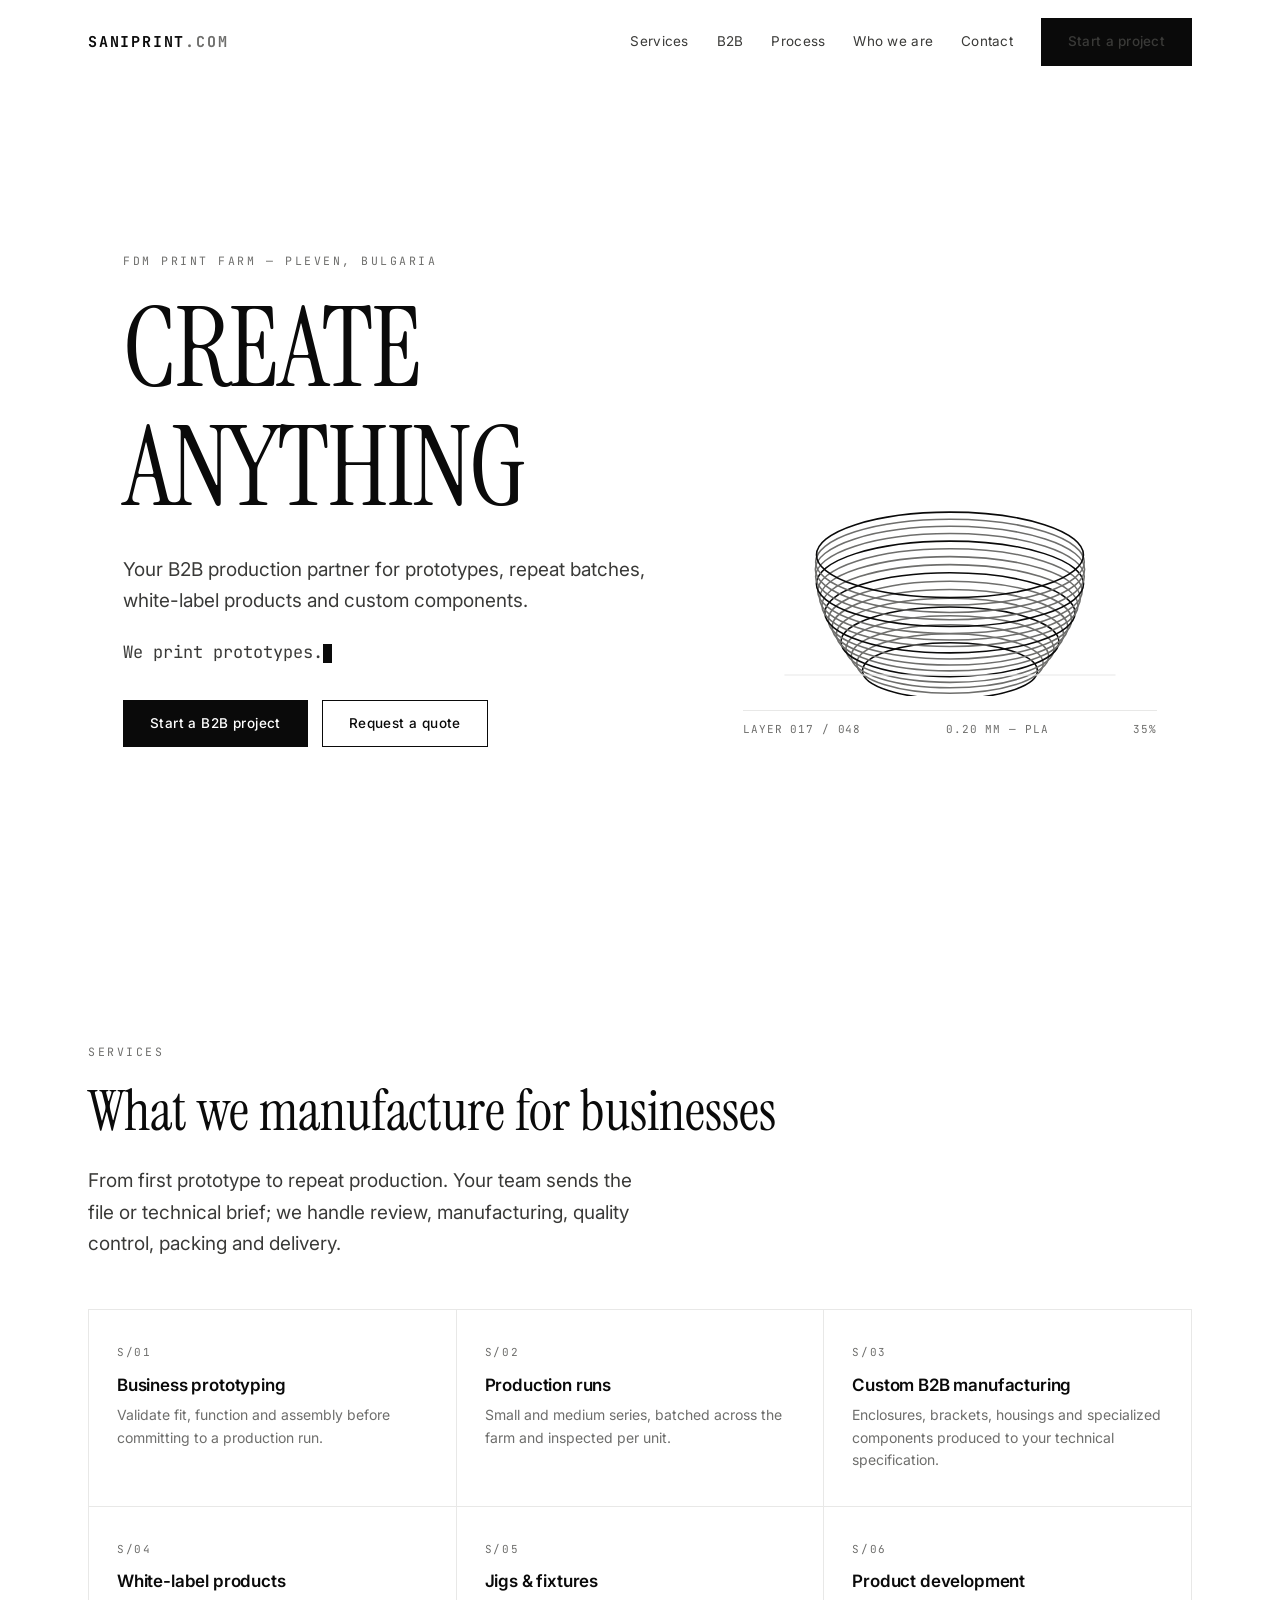
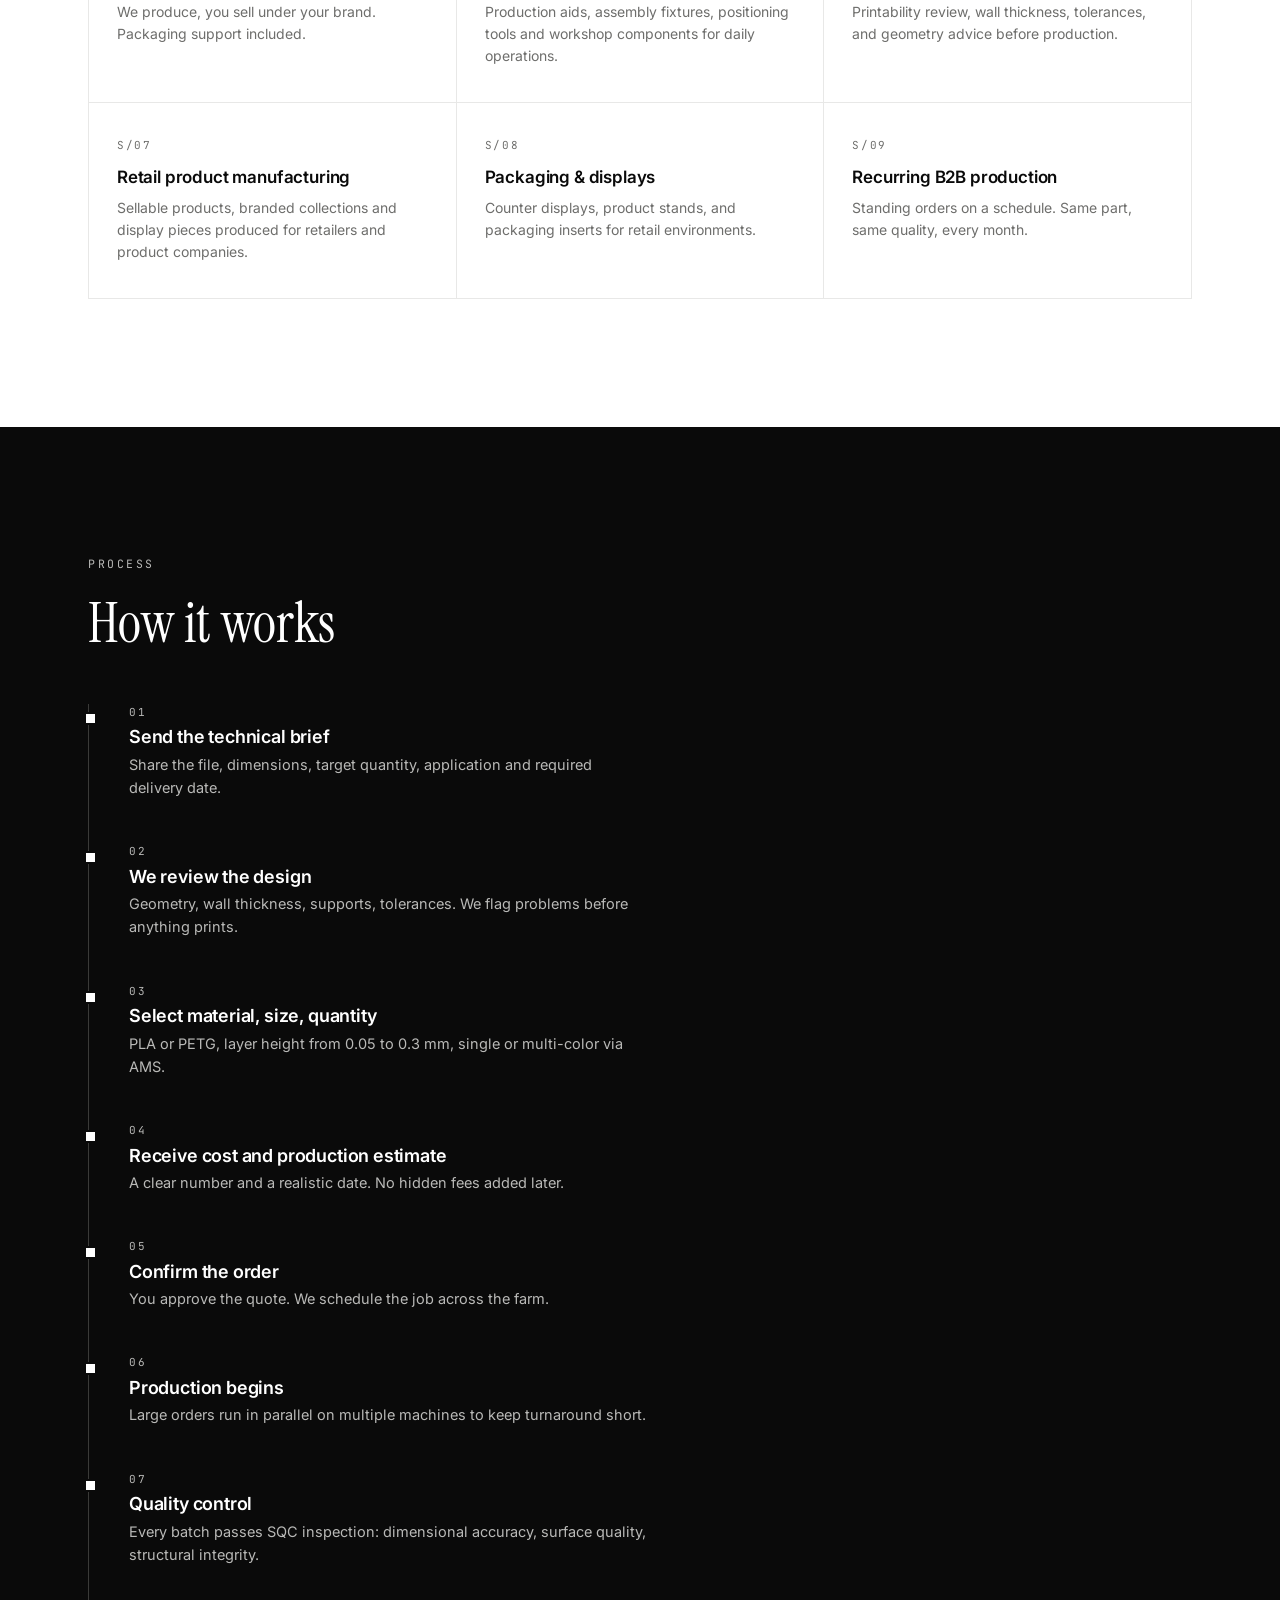
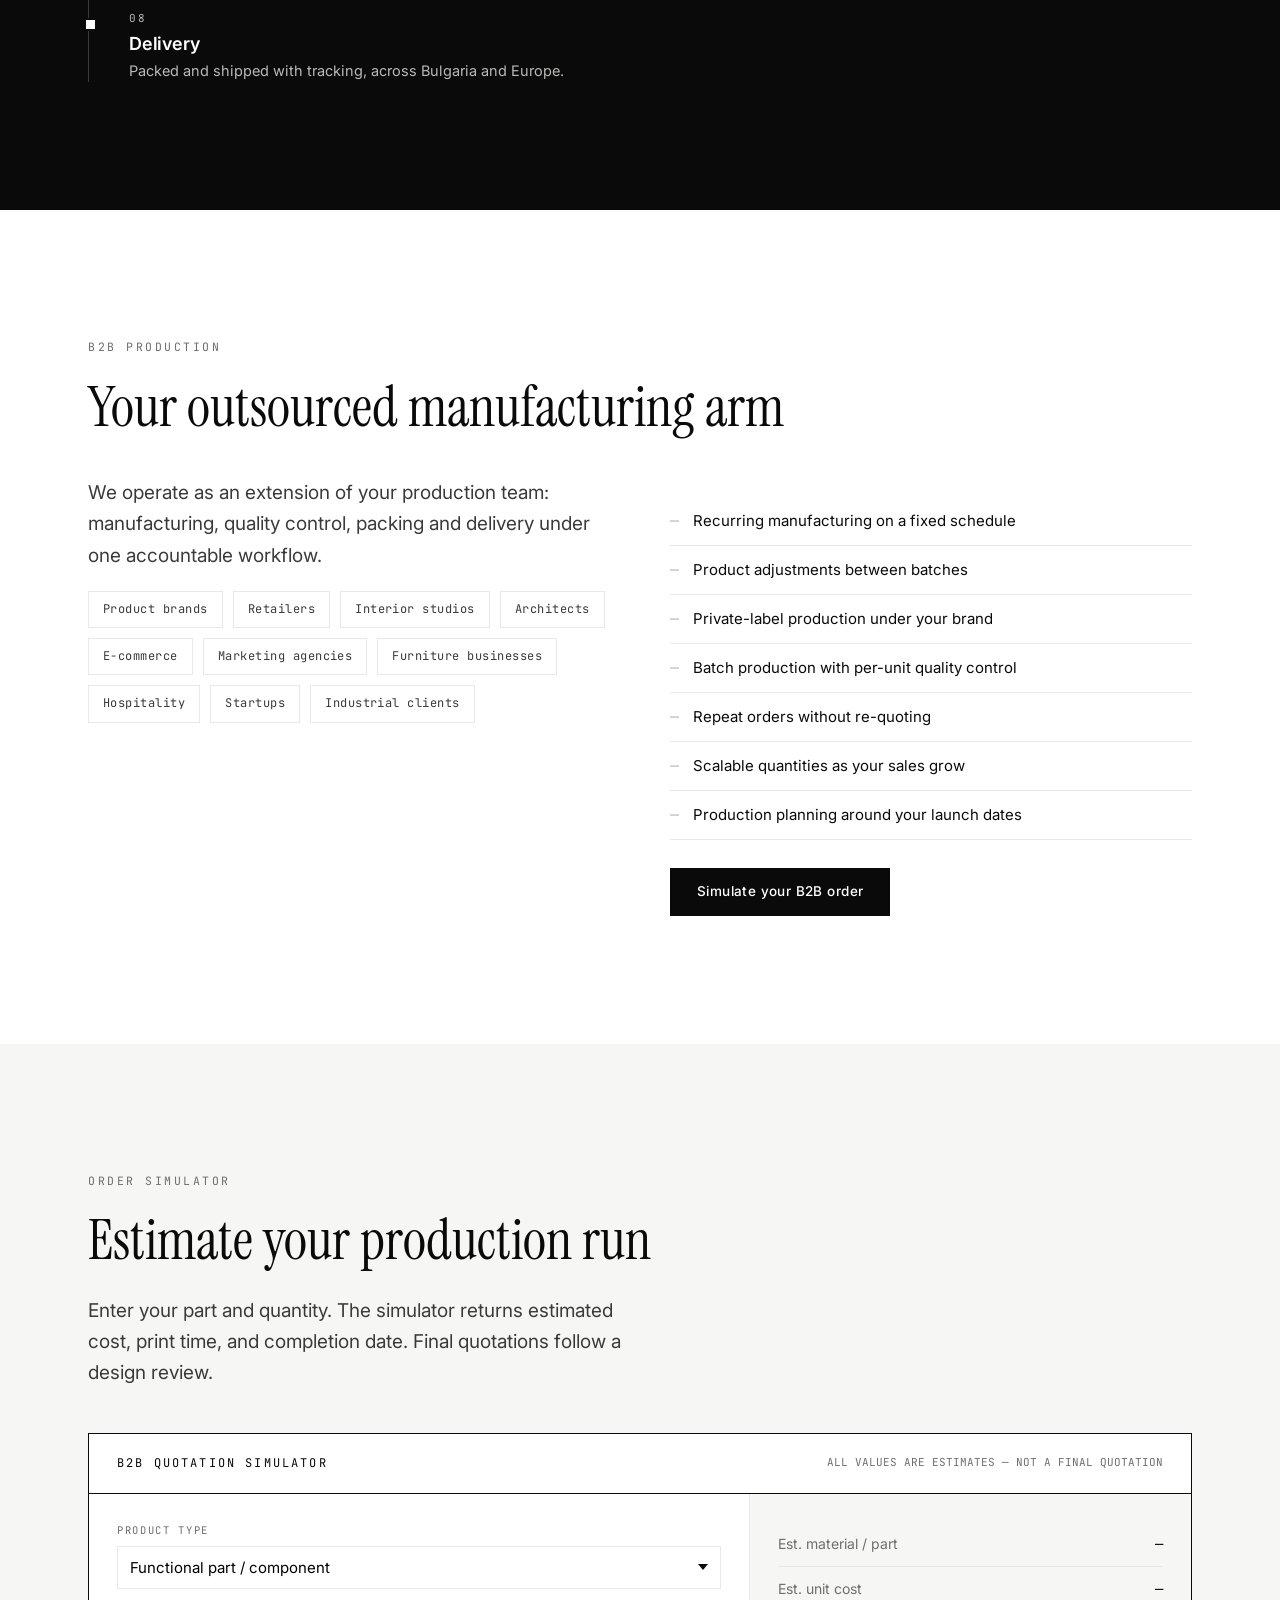
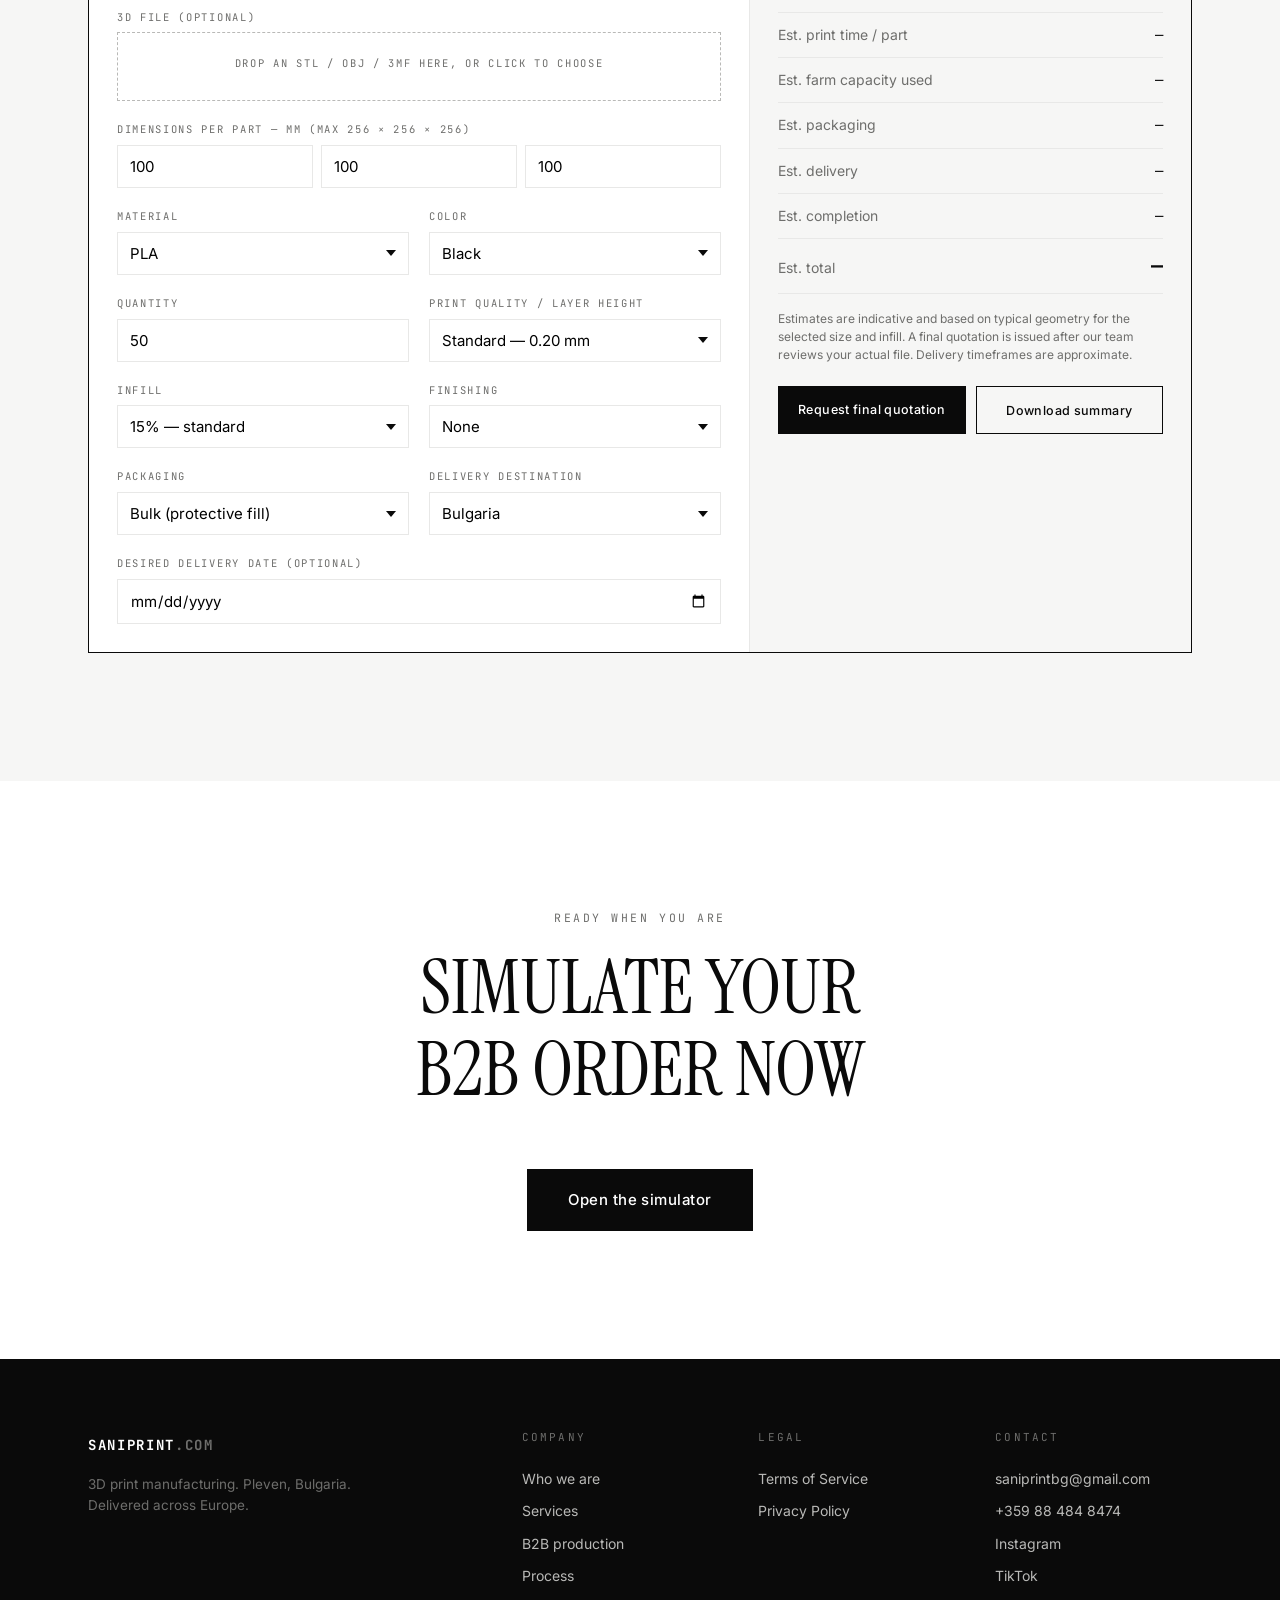
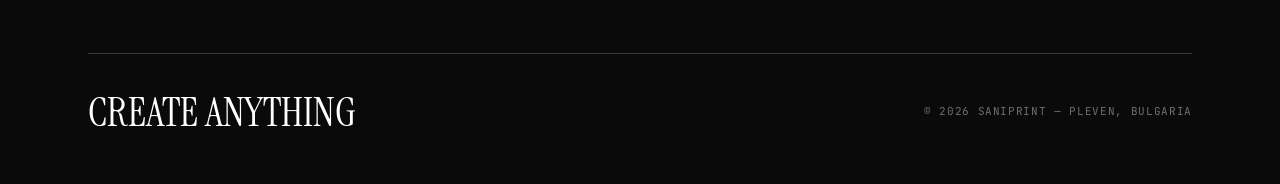
<file: index.html>
<!DOCTYPE html>
<html lang="en">
<head>
<meta charset="UTF-8">
<meta name="viewport" content="width=device-width, initial-scale=1.0">
<title>SaniPrint — B2B 3D Printing &amp; Production, Pleven, Bulgaria</title>
<meta name="description" content="SaniPrint is a B2B 3D printing and production partner in Pleven, Bulgaria. Prototypes, repeat production, white-label products, jigs, fixtures and custom business components delivered across Europe.">
<link rel="preconnect" href="https://fonts.googleapis.com">
<link rel="preconnect" href="https://fonts.gstatic.com" crossorigin>
<link href="https://fonts.googleapis.com/css2?family=Instrument+Serif:ital@0;1&family=Inter:wght@400;500;600&family=JetBrains+Mono:wght@400;700&display=swap" rel="stylesheet">
<link rel="stylesheet" href="styles.css">
<meta property="og:title" content="SaniPrint — Create Anything">
<meta property="og:description" content="B2B prototypes, repeat production and custom business components from our FDM print farm in Pleven, Bulgaria.">
<meta property="og:type" content="website">
<meta property="og:url" content="https://saniprint.com">
</head>
<body>

<header class="site-header" id="header">
  <div class="wrap header-inner">
    <a class="logo" href="/">SANIPRINT<span>.COM</span></a>
    <button class="nav-toggle" id="navToggle" aria-expanded="false" aria-controls="mainNav">MENU</button>
    <nav class="main-nav" id="mainNav" aria-label="Main navigation">
      <a href="#services">Services</a>
      <a href="#b2b">B2B</a>
      <a href="#process">Process</a>
      <a href="who-we-are.html">Who we are</a>
      <a href="contact.html">Contact</a>
      <a class="btn" href="#simulator">Start a project</a>
    </nav>
  </div>
</header>

<main>

<!-- HERO -->
<section class="hero" style="padding-top:0;padding-bottom:0">
  <div class="wrap hero-grid">
    <div>
      <div class="section-label">FDM print farm — Pleven, Bulgaria</div>
      <h1>CREATE<br>ANYTHING</h1>
      <p class="lede" style="margin-bottom:22px">Your B2B production partner for prototypes, repeat batches, white-label products and custom components.</p>
      <p class="typeline">We print <span id="typeTarget"></span><span class="cursor" aria-hidden="true"></span></p>
      <div class="hero-ctas">
        <a class="btn" href="#simulator">Start a B2B project</a>
        <a class="btn ghost" href="contact.html">Request a quote</a>
      </div>
    </div>
    <div class="hero-visual" aria-hidden="true">
      <svg id="heroObj" viewBox="0 0 400 420" fill="none" xmlns="http://www.w3.org/2000/svg">
        <!-- object builds layer by layer, bottom to top -->
        <g stroke="#0a0a0a" stroke-width="1.5">
          <g id="layers"></g>
        </g>
        <line x1="40" y1="400" x2="360" y2="400" stroke="#e8e8e7" stroke-width="1"/>
      </svg>
      <div class="hero-meta">
        <span id="layerCount">LAYER 000 / 048</span>
        <span>0.20 MM — PLA</span>
        <span id="pct">0%</span>
      </div>
    </div>
  </div>
</section>

<!-- SERVICES -->
<section id="services">
  <div class="wrap">
    <div class="section-label reveal">Services</div>
    <h2 class="reveal">What we manufacture for businesses</h2>
    <p class="lede reveal" style="margin-bottom:50px">From first prototype to repeat production. Your team sends the file or technical brief; we handle review, manufacturing, quality control, packing and delivery.</p>
    <div class="svc-grid">
      <div class="svc reveal"><div class="num">S/01</div><h3>Business prototyping</h3><p>Validate fit, function and assembly before committing to a production run.</p></div>
      <div class="svc reveal"><div class="num">S/02</div><h3>Production runs</h3><p>Small and medium series, batched across the farm and inspected per unit.</p></div>
      <div class="svc reveal"><div class="num">S/03</div><h3>Custom B2B manufacturing</h3><p>Enclosures, brackets, housings and specialized components produced to your technical specification.</p></div>
      <div class="svc reveal"><div class="num">S/04</div><h3>White-label products</h3><p>We produce, you sell under your brand. Packaging support included.</p></div>
      <div class="svc reveal"><div class="num">S/05</div><h3>Jigs &amp; fixtures</h3><p>Production aids, assembly fixtures, positioning tools and workshop components for daily operations.</p></div>
      <div class="svc reveal"><div class="num">S/06</div><h3>Product development</h3><p>Printability review, wall thickness, tolerances, and geometry advice before production.</p></div>
      <div class="svc reveal"><div class="num">S/07</div><h3>Retail product manufacturing</h3><p>Sellable products, branded collections and display pieces produced for retailers and product companies.</p></div>
      <div class="svc reveal"><div class="num">S/08</div><h3>Packaging &amp; displays</h3><p>Counter displays, product stands, and packaging inserts for retail environments.</p></div>
      <div class="svc reveal"><div class="num">S/09</div><h3>Recurring B2B production</h3><p>Standing orders on a schedule. Same part, same quality, every month.</p></div>
    </div>
  </div>
</section>

<!-- HOW IT WORKS -->
<section class="on-dark" id="process">
  <div class="wrap">
    <div class="section-label reveal">Process</div>
    <h2 class="reveal">How it works</h2>
    <div class="steps">
      <div class="step reveal"><div class="num">01</div><h3>Send the technical brief</h3><p>Share the file, dimensions, target quantity, application and required delivery date.</p></div>
      <div class="step reveal"><div class="num">02</div><h3>We review the design</h3><p>Geometry, wall thickness, supports, tolerances. We flag problems before anything prints.</p></div>
      <div class="step reveal"><div class="num">03</div><h3>Select material, size, quantity</h3><p>PLA or PETG, layer height from 0.05 to 0.3 mm, single or multi-color via AMS.</p></div>
      <div class="step reveal"><div class="num">04</div><h3>Receive cost and production estimate</h3><p>A clear number and a realistic date. No hidden fees added later.</p></div>
      <div class="step reveal"><div class="num">05</div><h3>Confirm the order</h3><p>You approve the quote. We schedule the job across the farm.</p></div>
      <div class="step reveal"><div class="num">06</div><h3>Production begins</h3><p>Large orders run in parallel on multiple machines to keep turnaround short.</p></div>
      <div class="step reveal"><div class="num">07</div><h3>Quality control</h3><p>Every batch passes SQC inspection: dimensional accuracy, surface quality, structural integrity.</p></div>
      <div class="step reveal"><div class="num">08</div><h3>Delivery</h3><p>Packed and shipped with tracking, across Bulgaria and Europe.</p></div>
    </div>
  </div>
</section>

<!-- B2B -->
<section id="b2b">
  <div class="wrap">
    <div class="section-label reveal">B2B production</div>
    <h2 class="reveal">Your outsourced manufacturing arm</h2>
    <div class="b2b-cols">
      <div class="reveal">
        <p class="lede">We operate as an extension of your production team: manufacturing, quality control, packing and delivery under one accountable workflow.</p>
        <div class="tag-list">
          <span class="tag">Product brands</span><span class="tag">Retailers</span>
          <span class="tag">Interior studios</span><span class="tag">Architects</span>
          <span class="tag">E-commerce</span><span class="tag">Marketing agencies</span>
          <span class="tag">Furniture businesses</span><span class="tag">Hospitality</span>
          <span class="tag">Startups</span><span class="tag">Industrial clients</span>
        </div>
      </div>
      <div class="reveal">
        <ul class="plain">
          <li>Recurring manufacturing on a fixed schedule</li>
          <li>Product adjustments between batches</li>
          <li>Private-label production under your brand</li>
          <li>Batch production with per-unit quality control</li>
          <li>Repeat orders without re-quoting</li>
          <li>Scalable quantities as your sales grow</li>
          <li>Production planning around your launch dates</li>
        </ul>
        <a class="btn" style="margin-top:28px" href="#simulator">Simulate your B2B order</a>
      </div>
    </div>
  </div>
</section>

<!-- SIMULATOR -->
<section id="simulator" class="on-grey">
  <div class="wrap">
    <div class="section-label reveal">Order simulator</div>
    <h2 class="reveal">Estimate your production run</h2>
    <p class="lede reveal" style="margin-bottom:44px">Enter your part and quantity. The simulator returns estimated cost, print time, and completion date. Final quotations follow a design review.</p>

    <div class="sim reveal">
      <div class="sim-head">
        <span class="t">B2B Quotation Simulator</span>
        <span class="est">ALL VALUES ARE ESTIMATES — NOT A FINAL QUOTATION</span>
      </div>
      <div class="sim-body">
        <form class="sim-form" id="simForm">
          <div class="field full">
            <label for="simType">Product type</label>
            <select id="simType">
              <option value="functional">Functional part / component</option>
              <option value="enclosure">Enclosure / housing</option>
              <option value="decor">Decorative / retail product</option>
              <option value="display">Display / packaging piece</option>
              <option value="proto">Prototype</option>
              <option value="other">Other</option>
            </select>
          </div>
          <div class="field full">
            <label>3D file (optional)</label>
            <label class="drop" id="drop">
              Drop an STL / OBJ / 3MF here, or click to choose
              <input type="file" id="simFile" accept=".stl,.obj,.3mf,.step,.stp">
              <div class="file-name" id="fileName"></div>
            </label>
          </div>
          <div class="field full">
            <label>Dimensions per part — mm (max 256 × 256 × 256)</label>
            <div class="dims">
              <input type="number" id="dimX" placeholder="X" min="1" max="256" value="100" aria-label="Width in millimeters">
              <input type="number" id="dimY" placeholder="Y" min="1" max="256" value="100" aria-label="Depth in millimeters">
              <input type="number" id="dimZ" placeholder="Z" min="1" max="256" value="100" aria-label="Height in millimeters">
            </div>
          </div>
          <div class="field">
            <label for="simMat">Material</label>
            <select id="simMat">
              <option value="pla">PLA</option>
              <option value="petg">PETG</option>
            </select>
          </div>
          <div class="field">
            <label for="simColor">Color</label>
            <select id="simColor">
              <option>Black</option><option>White</option><option>Grey</option>
              <option>Custom (on request)</option><option>Multi-color (AMS)</option>
            </select>
          </div>
          <div class="field">
            <label for="simQty">Quantity</label>
            <input type="number" id="simQty" min="1" max="10000" value="50">
          </div>
          <div class="field">
            <label for="simQual">Print quality / layer height</label>
            <select id="simQual">
              <option value="0.3">Draft — 0.30 mm</option>
              <option value="0.2" selected>Standard — 0.20 mm</option>
              <option value="0.12">Fine — 0.12 mm</option>
              <option value="0.05">Ultra fine — 0.05 mm</option>
            </select>
          </div>
          <div class="field">
            <label for="simInfill">Infill</label>
            <select id="simInfill">
              <option value="0.10">10% — light</option>
              <option value="0.15" selected>15% — standard</option>
              <option value="0.25">25% — strong</option>
              <option value="0.50">50% — heavy duty</option>
            </select>
          </div>
          <div class="field">
            <label for="simFinish">Finishing</label>
            <select id="simFinish">
              <option value="0">None</option>
              <option value="0.4">Support removal + cleanup</option>
              <option value="0.9">Surface finishing</option>
            </select>
          </div>
          <div class="field">
            <label for="simPack">Packaging</label>
            <select id="simPack">
              <option value="0">Bulk (protective fill)</option>
              <option value="0.35">Per-unit bags</option>
              <option value="0.9">Per-unit boxes</option>
            </select>
          </div>
          <div class="field">
            <label for="simDest">Delivery destination</label>
            <select id="simDest">
              <option value="bg">Bulgaria</option>
              <option value="ro">Romania / Greece</option>
              <option value="eu">Rest of EU</option>
            </select>
          </div>
          <div class="field full">
            <label for="simDate">Desired delivery date (optional)</label>
            <input type="date" id="simDate">
          </div>
        </form>
        <div class="sim-out" aria-live="polite">
          <div class="out-row"><span class="k">Est. material / part</span><span class="v" id="outMat">—</span></div>
          <div class="out-row"><span class="k">Est. unit cost</span><span class="v" id="outUnit">—</span></div>
          <div class="out-row"><span class="k">Est. print time / part</span><span class="v" id="outTime">—</span></div>
          <div class="out-row"><span class="k">Est. farm capacity used</span><span class="v" id="outCap">—</span></div>
          <div class="out-row"><span class="k">Est. packaging</span><span class="v" id="outPack">—</span></div>
          <div class="out-row"><span class="k">Est. delivery</span><span class="v" id="outShip">—</span></div>
          <div class="out-row"><span class="k">Est. completion</span><span class="v" id="outDate">—</span></div>
          <div class="out-row total"><span class="k">Est. total</span><span class="v" id="outTotal">—</span></div>
          <p class="sim-note">Estimates are indicative and based on typical geometry for the selected size and infill. A final quotation is issued after our team reviews your actual file. Delivery timeframes are approximate.</p>
          <div class="sim-actions">
            <a class="btn" id="requestQuote" href="#">Request final quotation</a>
            <button class="btn ghost" id="downloadSummary" type="button">Download summary</button>
          </div>
        </div>
      </div>
    </div>
  </div>
</section>

<!-- BIG CTA -->
<section class="big-cta">
  <div class="wrap reveal">
    <div class="section-label">Ready when you are</div>
    <h2>SIMULATE YOUR<br>B2B ORDER NOW</h2>
    <a class="btn big" href="#simulator">Open the simulator</a>
  </div>
</section>

</main>

<footer>
  <div class="wrap">
    <div class="foot-grid">
      <div class="foot-brand">
        <a class="logo" href="/" style="color:#fff">SANIPRINT<span>.COM</span></a>
        <p>3D print manufacturing. Pleven, Bulgaria. Delivered across Europe.</p>
      </div>
      <div>
        <h4>Company</h4>
        <a href="who-we-are.html">Who we are</a>
        <a href="index.html#services">Services</a>
        <a href="index.html#b2b">B2B production</a>
        <a href="#process">Process</a>
      </div>
      <div>
        <h4>Legal</h4>
        <a href="terms.html">Terms of Service</a>
        <a href="privacy.html">Privacy Policy</a>
      </div>
      <div>
        <h4>Contact</h4>
        <a href="mailto:saniprintbg@gmail.com">saniprintbg@gmail.com</a>
        <a href="tel:+359884848474">+359 88 484 8474</a>
        <a href="https://instagram.com/sani3dprint" rel="noopener" target="_blank">Instagram</a>
        <a href="https://tiktok.com/@sani_print" rel="noopener" target="_blank">TikTok</a>
      </div>
    </div>
    <div class="foot-bottom">
      <span class="foot-slogan">CREATE ANYTHING</span>
      <span class="foot-copy">© <span id="yr"></span> SANIPRINT — PLEVEN, BULGARIA</span>
    </div>
  </div>
</footer>

<script>
(function(){
"use strict";
var reduced = window.matchMedia('(prefers-reduced-motion: reduce)').matches;
document.getElementById('yr').textContent = new Date().getFullYear();

/* header */
var header = document.getElementById('header');
window.addEventListener('scroll', function(){ header.classList.toggle('scrolled', window.scrollY > 10); }, {passive:true});
var navToggle = document.getElementById('navToggle'), nav = document.getElementById('mainNav');
navToggle.addEventListener('click', function(){
  var open = nav.classList.toggle('open');
  navToggle.setAttribute('aria-expanded', open);
});
nav.addEventListener('click', function(e){ if(e.target.tagName==='A') nav.classList.remove('open'); });

/* reveal on scroll */
var io = new IntersectionObserver(function(entries){
  entries.forEach(function(en){ if(en.isIntersecting){ en.target.classList.add('in'); io.unobserve(en.target); } });
},{threshold:0.12});
document.querySelectorAll('.reveal').forEach(function(el){ io.observe(el); });

/* typewriter */
var words = ['prototypes.','production parts.','jigs and fixtures.','retail displays.','custom components.','repeat batches.','white-label products.','business solutions.'];
var tEl = document.getElementById('typeTarget'), wi=0, ci=0, del=false;
function type(){
  var w = words[wi];
  if(reduced){ tEl.textContent = 'business solutions.'; return; }
  tEl.textContent = w.slice(0, ci);
  if(!del){ ci++; if(ci > w.length){ del=true; setTimeout(type, w==='business solutions.'?2600:1400); return; } }
  else { ci--; if(ci===0){ del=false; wi=(wi+1)%words.length; } }
  setTimeout(type, del?38:75);
}
type();

/* hero: layer-by-layer object (isometric vase-like part) */
var layersG = document.getElementById('layers'), layerCount = document.getElementById('layerCount'), pctEl = document.getElementById('pct');
var N = 48, cx = 200, baseY = 396;
function radius(i){
  var t = i / (N-1);
  return 55 + 65*Math.sin(Math.PI * (0.15 + 0.85*t)) * (1 - 0.35*t) + 20*Math.sin(t*6);
}
for(var i=0;i<N;i++){
  var r = radius(i), ry = r*0.32, y = baseY - i*7;
  var e = document.createElementNS('http://www.w3.org/2000/svg','ellipse');
  e.setAttribute('cx',cx); e.setAttribute('cy',y);
  e.setAttribute('rx',r.toFixed(1)); e.setAttribute('ry',ry.toFixed(1));
  e.setAttribute('class','layer-path');
  e.setAttribute('stroke', i%4===0 ? '#0a0a0a' : '#6e6e6c');
  layersG.appendChild(e);
}
var layers = layersG.children, li = 0;
function buildLayer(){
  if(li >= N){
    setTimeout(function(){
      for(var j=0;j<N;j++) layers[j].style.opacity = 0;
      li = 0; pctEl.textContent='0%'; layerCount.textContent='LAYER 000 / 048';
      setTimeout(buildLayer, 700);
    }, 4200);
    return;
  }
  layers[li].style.opacity = 1;
  li++;
  layerCount.textContent = 'LAYER ' + String(li).padStart(3,'0') + ' / 048';
  pctEl.textContent = Math.round(li/N*100) + '%';
  setTimeout(buildLayer, reduced ? 0 : 130);
}
if(reduced){ for(var j=0;j<N;j++) layers[j].style.opacity=1; layerCount.textContent='LAYER 048 / 048'; pctEl.textContent='100%'; }
else buildLayer();

/* chat demo */
var demo = document.getElementById('chatDemo');
var demoIO = new IntersectionObserver(function(es){
  es.forEach(function(en){
    if(en.isIntersecting){
      demoIO.unobserve(en.target);
      var msgs = en.target.querySelectorAll('.msg');
      msgs.forEach(function(m,idx){ setTimeout(function(){ m.classList.add('show'); }, reduced?0:idx*650); });
    }
  });
},{threshold:0.3});
demoIO.observe(demo);

/* simulator */
var $ = function(id){ return document.getElementById(id); };
var fmt = function(n){ return '€' + n.toFixed(2); };
var densities = { pla: 1.24, petg: 1.27 };
var pricePerG = { pla: 0.055, petg: 0.065 };
var animState = {};

function animateVal(id, target, formatter){
  var el = $(id);
  if(reduced){ el.textContent = formatter(target); return; }
  var start = animState[id] || 0, t0 = null;
  animState[id] = target;
  function step(ts){
    if(!t0) t0 = ts;
    var p = Math.min((ts - t0)/400, 1);
    el.textContent = formatter(start + (target-start)*p);
    if(p < 1) requestAnimationFrame(step);
  }
  requestAnimationFrame(step);
}

function calc(){
  var x = +$('dimX').value||0, y = +$('dimY').value||0, z = +$('dimZ').value||0;
  var qty = Math.max(1, +$('simQty').value||1);
  var mat = $('simMat').value, infill = +$('simInfill').value, layer = +$('simQual').value;
  var finish = +$('simFinish').value, pack = +$('simPack').value, dest = $('simDest').value;
  if(!x||!y||!z){ return; }
  x=Math.min(x,256); y=Math.min(y,256); z=Math.min(z,256);

  // typical printed part occupies ~35% of its bounding box; shell + infill share of that
  var solidCm3 = (x*y*z)/1000 * 0.35 * (0.30 + infill);
  var grams = solidCm3 * densities[mat];
  var matCost = grams * pricePerG[mat];

  // time: base extrusion rate scaled by layer height (finer = slower)
  var hours = solidCm3 * 0.055 * (0.2/layer);
  hours = Math.max(hours, 0.3);

  var machineCost = hours * 1.1;
  var unit = matCost + machineCost + finish;
  if(qty >= 500) unit *= 0.82; else if(qty >= 100) unit *= 0.88; else if(qty >= 50) unit *= 0.93;
  unit = Math.max(unit, 1.2);

  var packCost = pack * qty;
  var ship = dest==='bg' ? Math.max(6, qty*0.04) : dest==='ro' ? Math.max(12, qty*0.07) : Math.max(18, qty*0.1);
  var total = unit*qty + packCost + ship;

  // capacity: 8 machines assumed for parallelism estimate; days of printing
  var totalHours = hours * qty;
  var farmDays = Math.ceil(totalHours / (8 * 20)); // 8 machines, ~20h/day
  var prodDays = Math.max(2, farmDays + 1);
  var shipDays = dest==='bg' ? 1 : dest==='ro' ? 3 : 5;
  var done = new Date(); done.setDate(done.getDate() + prodDays + shipDays + 1);

  animateVal('outMat', grams, function(v){ return v.toFixed(0)+' g'; });
  animateVal('outUnit', unit, fmt);
  $('outTime').textContent = hours < 1 ? Math.round(hours*60)+' min' : hours.toFixed(1)+' h';
  $('outCap').textContent = '≈ ' + farmDays + (farmDays===1?' farm day':' farm days');
  animateVal('outPack', packCost, fmt);
  animateVal('outShip', ship, fmt);
  $('outDate').textContent = done.toLocaleDateString('en-GB',{day:'numeric',month:'short',year:'numeric'}) + ' (approx.)';
  animateVal('outTotal', total, fmt);

  var subject = encodeURIComponent('B2B quotation request — ' + $('simType').options[$('simType').selectedIndex].text);
  var body = encodeURIComponent(summaryText());
  $('requestQuote').href = 'mailto:saniprintbg@gmail.com?subject='+subject+'&body='+body;
}

function summaryText(){
  return [
    'SANIPRINT — B2B ORDER SUMMARY (ESTIMATE)',
    '----------------------------------------',
    'Product type: ' + $('simType').options[$('simType').selectedIndex].text,
    'File: ' + ($('fileName').textContent || 'not attached — will send separately'),
    'Dimensions: ' + $('dimX').value+' × '+$('dimY').value+' × '+$('dimZ').value+' mm',
    'Material: ' + $('simMat').value.toUpperCase(),
    'Color: ' + $('simColor').value,
    'Quantity: ' + $('simQty').value,
    'Layer height: ' + $('simQual').value + ' mm',
    'Infill: ' + Math.round(+$('simInfill').value*100) + '%',
    'Finishing: ' + $('simFinish').options[$('simFinish').selectedIndex].text,
    'Packaging: ' + $('simPack').options[$('simPack').selectedIndex].text,
    'Destination: ' + $('simDest').options[$('simDest').selectedIndex].text,
    'Desired delivery: ' + ($('simDate').value || 'flexible'),
    '',
    'Est. material/part: ' + $('outMat').textContent,
    'Est. unit cost: ' + $('outUnit').textContent,
    'Est. print time/part: ' + $('outTime').textContent,
    'Est. completion: ' + $('outDate').textContent,
    'Est. total: ' + $('outTotal').textContent,
    '',
    'All values are estimates, not a final quotation.',
    'saniprint.com — Pleven, Bulgaria'
  ].join('\n');
}

document.getElementById('simForm').addEventListener('input', calc);
document.getElementById('simForm').addEventListener('change', calc);
calc();

/* file drop */
var drop = $('drop'), fileInput = $('simFile');
fileInput.addEventListener('change', function(){
  if(fileInput.files[0]) $('fileName').textContent = fileInput.files[0].name;
});
['dragover','dragenter'].forEach(function(ev){ drop.addEventListener(ev, function(e){ e.preventDefault(); drop.classList.add('over'); }); });
['dragleave','drop'].forEach(function(ev){ drop.addEventListener(ev, function(e){ e.preventDefault(); drop.classList.remove('over'); }); });
drop.addEventListener('drop', function(e){
  if(e.dataTransfer.files[0]) $('fileName').textContent = e.dataTransfer.files[0].name;
});

/* download summary */
$('downloadSummary').addEventListener('click', function(){
  var blob = new Blob([summaryText()], {type:'text/plain'});
  var a = document.createElement('a');
  a.href = URL.createObjectURL(blob);
  a.download = 'saniprint-b2b-summary.txt';
  a.click();
  URL.revokeObjectURL(a.href);
});
})();
</script>
</body>
</html>
</file>
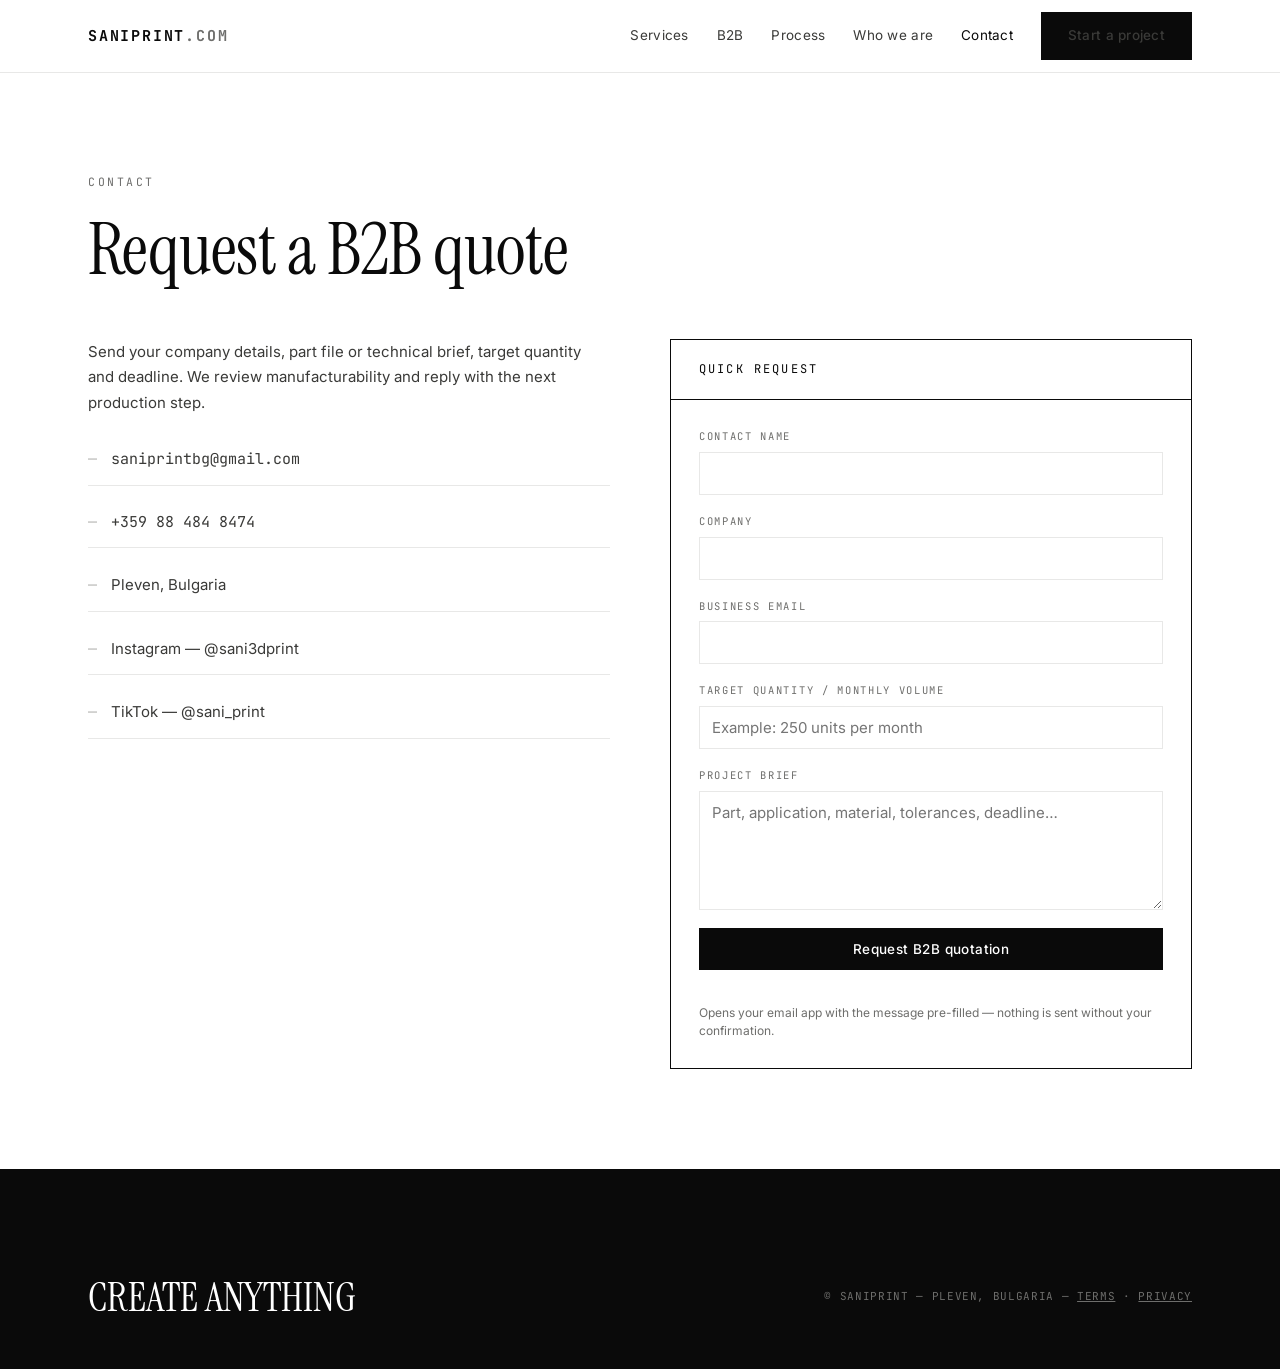
<file: contact.html>
<!DOCTYPE html>
<html lang="en">
<head>
<meta charset="UTF-8">
<meta name="viewport" content="width=device-width, initial-scale=1.0">
<title>Request a B2B Quote — SaniPrint</title>
<meta name="description" content="Request a B2B 3D printing quotation from SaniPrint in Pleven, Bulgaria. Share your company, part, quantity, technical requirements and deadline.">
<link rel="preconnect" href="https://fonts.googleapis.com">
<link rel="preconnect" href="https://fonts.gstatic.com" crossorigin>
<link href="https://fonts.googleapis.com/css2?family=Instrument+Serif:ital@0;1&family=Inter:wght@400;500;600&family=JetBrains+Mono:wght@400;700&display=swap" rel="stylesheet">
<link rel="stylesheet" href="styles.css">
</head>
<body>
<header class="site-header scrolled">
  <div class="wrap header-inner">
    <a class="logo" href="index.html">SANIPRINT<span>.COM</span></a>
    <button class="nav-toggle" id="navToggle" aria-expanded="false" aria-controls="mainNav">MENU</button>
    <nav class="main-nav" id="mainNav" aria-label="Main navigation">
      <a href="index.html#services">Services</a>
      <a href="index.html#b2b">B2B</a>
      <a href="index.html#process">Process</a>
      <a href="who-we-are.html">Who we are</a>
      <a href="contact.html" aria-current="page">Contact</a>
      <a class="btn" href="index.html#simulator">Start a project</a>
    </nav>
  </div>
</header>

<main class="wrap">
  <div class="page-hero">
    <div class="section-label">Contact</div>
    <h1 style="font-size:clamp(40px,6vw,72px)">Request a B2B quote</h1>
  </div>

  <div class="b2b-cols" style="padding-bottom:100px;margin-top:0">
    <div class="prose">
      <p>Send your company details, part file or technical brief, target quantity and deadline. We review manufacturability and reply with the next production step.</p>
      <ul class="plain" style="list-style:none;padding:0">
        <li><a href="mailto:saniprintbg@gmail.com" style="text-decoration:none;font-family:var(--mono)">saniprintbg@gmail.com</a></li>
        <li><a href="tel:+359884848474" style="text-decoration:none;font-family:var(--mono)">+359 88 484 8474</a></li>
        <li>Pleven, Bulgaria</li>
        <li><a href="https://instagram.com/sani3dprint" target="_blank" rel="noopener" style="text-decoration:none">Instagram — @sani3dprint</a></li>
        <li><a href="https://tiktok.com/@sani_print" target="_blank" rel="noopener" style="text-decoration:none">TikTok — @sani_print</a></li>
      </ul>
    </div>
    <div>
      <div class="sim">
        <div class="sim-head"><span class="t">Quick request</span></div>
        <div style="padding:28px;display:grid;gap:18px" id="quickForm">
          <div class="field"><label for="qName">Contact name</label><input id="qName" type="text" autocomplete="name"></div>
          <div class="field"><label for="qCompany">Company</label><input id="qCompany" type="text" autocomplete="organization"></div>
          <div class="field"><label for="qEmail">Business email</label><input id="qEmail" type="email" autocomplete="email"></div>
          <div class="field"><label for="qQty">Target quantity / monthly volume</label><input id="qQty" type="text" placeholder="Example: 250 units per month"></div>
          <div class="field"><label for="qMsg">Project brief</label><textarea id="qMsg" rows="5" placeholder="Part, application, material, tolerances, deadline…"></textarea></div>
          <button class="btn" id="qSend" type="button">Request B2B quotation</button>
          <p class="sim-note" id="qNote">Opens your email app with the message pre-filled — nothing is sent without your confirmation.</p>
        </div>
      </div>
    </div>
  </div>
</main>

<footer>
  <div class="wrap foot-bottom" style="margin-top:0;border-top:none">
    <span class="foot-slogan">CREATE ANYTHING</span>
    <span class="foot-copy">© SANIPRINT — PLEVEN, BULGARIA — <a href="terms.html" style="color:inherit">TERMS</a> · <a href="privacy.html" style="color:inherit">PRIVACY</a></span>
  </div>
</footer>
<script>
var nt=document.getElementById('navToggle'),nv=document.getElementById('mainNav');
nt.addEventListener('click',function(){nt.setAttribute('aria-expanded',nv.classList.toggle('open'))});
document.getElementById('qSend').addEventListener('click',function(){
  var n=document.getElementById('qName').value.trim(),
      c=document.getElementById('qCompany').value.trim(),
      e=document.getElementById('qEmail').value.trim(),
      q=document.getElementById('qQty').value.trim(),
      m=document.getElementById('qMsg').value.trim(),
      note=document.getElementById('qNote');
  if(!c || !m){note.textContent='Add your company and a short project brief.';return;}
  var body=encodeURIComponent('Contact: '+n+'\nCompany: '+c+'\nBusiness email: '+e+'\nTarget quantity / monthly volume: '+q+'\n\nProject brief:\n'+m);
  location.href='mailto:saniprintbg@gmail.com?subject='+encodeURIComponent('B2B quotation request — '+c)+'&body='+body;
});
</script>
</body>
</html>
</file>
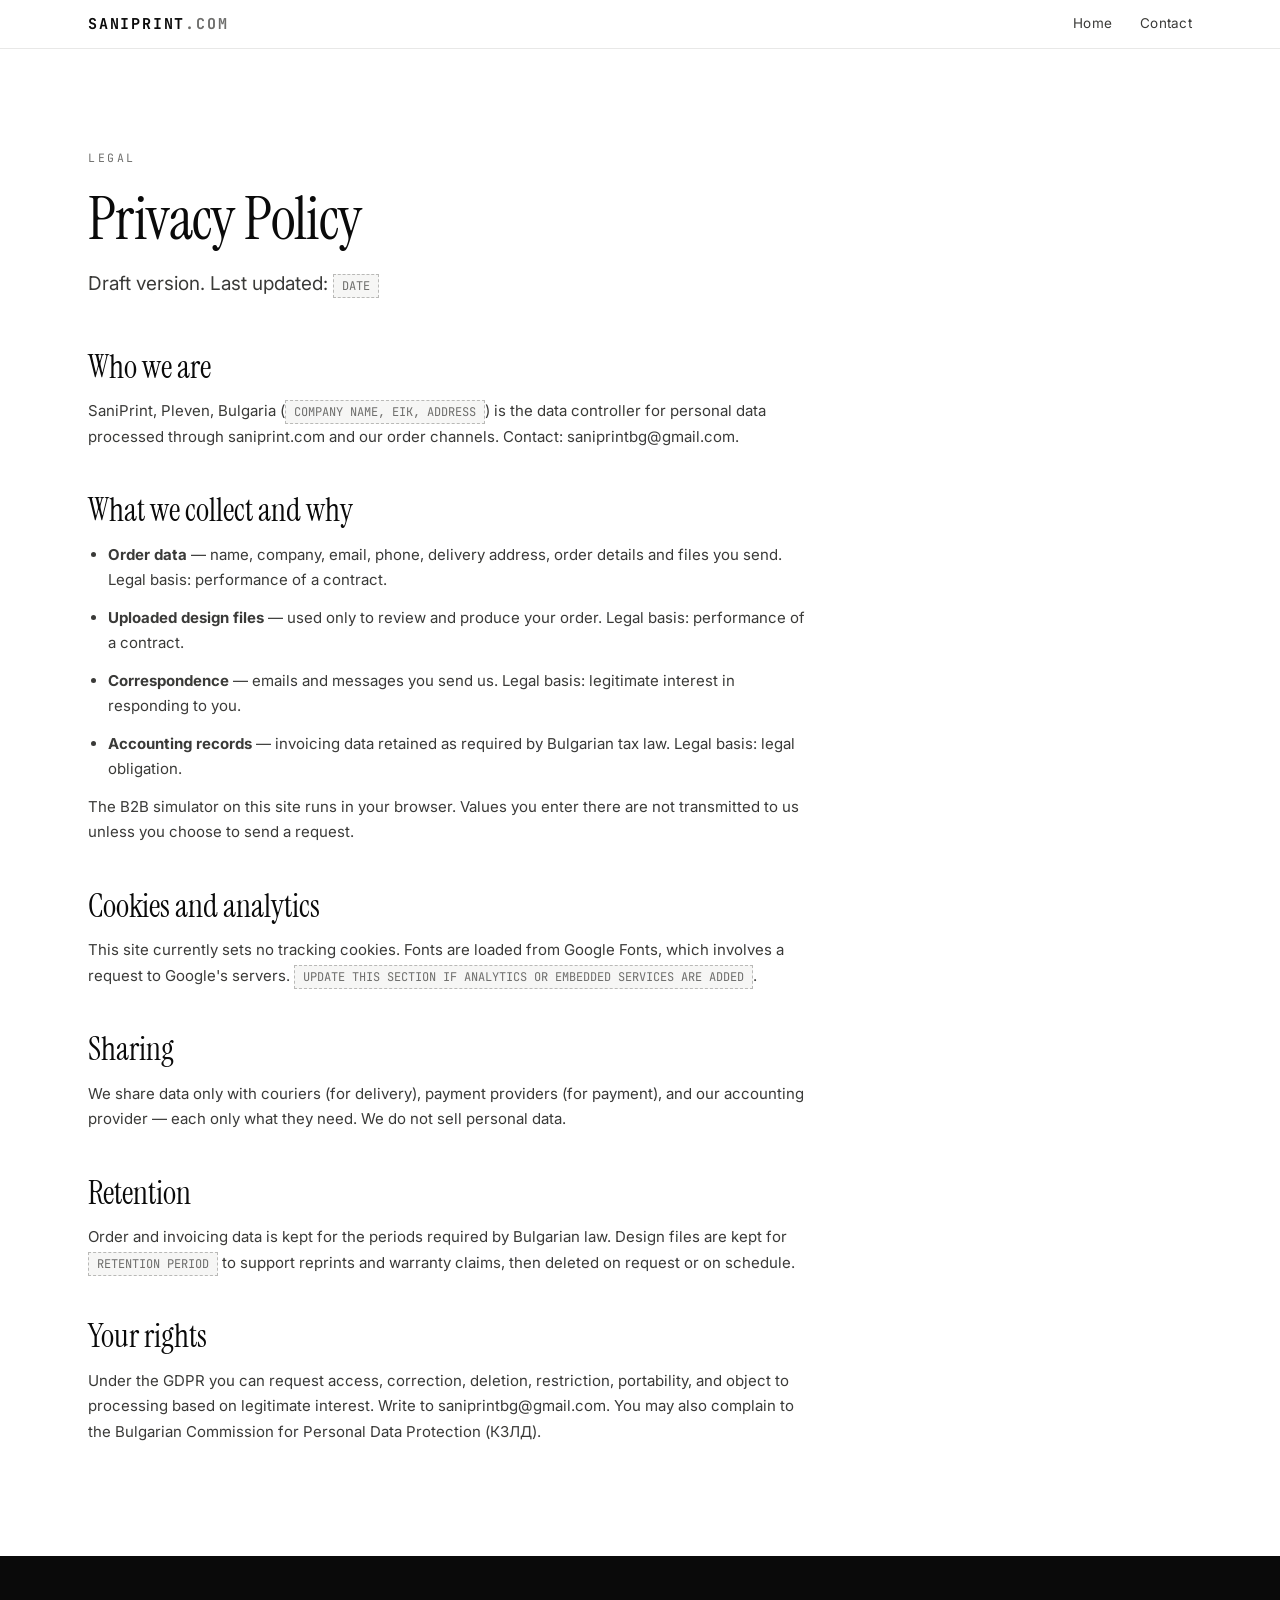
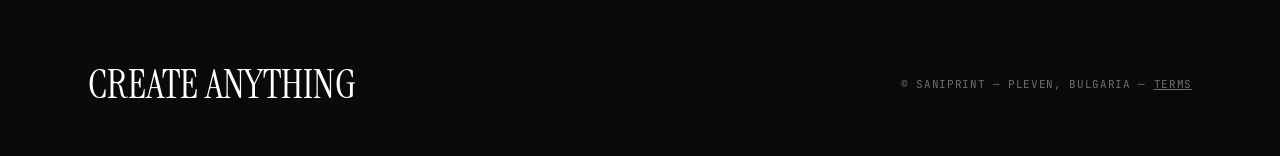
<file: privacy.html>
<!DOCTYPE html>
<!-- DRAFT: review by a Bulgarian legal professional / DPO before publication. -->
<html lang="en">
<head>
<meta charset="UTF-8">
<meta name="viewport" content="width=device-width, initial-scale=1.0">
<title>Privacy Policy — SaniPrint</title>
<meta name="description" content="How SaniPrint handles personal data: what we collect, why, how long we keep it, and your GDPR rights.">
<meta name="robots" content="noindex,follow">
<link rel="preconnect" href="https://fonts.googleapis.com">
<link rel="preconnect" href="https://fonts.gstatic.com" crossorigin>
<link href="https://fonts.googleapis.com/css2?family=Instrument+Serif:ital@0;1&family=Inter:wght@400;500;600&family=JetBrains+Mono:wght@400;700&display=swap" rel="stylesheet">
<link rel="stylesheet" href="styles.css">
</head>
<body>
<header class="site-header scrolled">
  <div class="wrap header-inner">
    <a class="logo" href="index.html">SANIPRINT<span>.COM</span></a>
    <nav class="main-nav" aria-label="Main navigation" style="display:flex">
      <a href="index.html">Home</a><a href="contact.html">Contact</a>
    </nav>
  </div>
</header>

<main class="wrap">
  <div class="page-hero">
    <div class="section-label">Legal</div>
    <h1 style="font-size:clamp(36px,5vw,60px)">Privacy Policy</h1>
    <p class="lede" style="margin-top:16px">Draft version. Last updated: <span class="placeholder">DATE</span></p>
  </div>
  <div class="prose" style="padding-bottom:100px">
    <h2>Who we are</h2>
    <p>SaniPrint, Pleven, Bulgaria (<span class="placeholder">COMPANY NAME, EIK, ADDRESS</span>) is the data controller for personal data processed through saniprint.com and our order channels. Contact: saniprintbg@gmail.com.</p>

    <h2>What we collect and why</h2>
    <ul>
      <li><strong>Order data</strong> — name, company, email, phone, delivery address, order details and files you send. Legal basis: performance of a contract.</li>
      <li><strong>Uploaded design files</strong> — used only to review and produce your order. Legal basis: performance of a contract.</li>
      <li><strong>Correspondence</strong> — emails and messages you send us. Legal basis: legitimate interest in responding to you.</li>
      <li><strong>Accounting records</strong> — invoicing data retained as required by Bulgarian tax law. Legal basis: legal obligation.</li>
    </ul>
    <p>The B2B simulator on this site runs in your browser. Values you enter there are not transmitted to us unless you choose to send a request.</p>

    <h2>Cookies and analytics</h2>
    <p>This site currently sets no tracking cookies. Fonts are loaded from Google Fonts, which involves a request to Google's servers. <span class="placeholder">UPDATE THIS SECTION IF ANALYTICS OR EMBEDDED SERVICES ARE ADDED</span>.</p>

    <h2>Sharing</h2>
    <p>We share data only with couriers (for delivery), payment providers (for payment), and our accounting provider — each only what they need. We do not sell personal data.</p>

    <h2>Retention</h2>
    <p>Order and invoicing data is kept for the periods required by Bulgarian law. Design files are kept for <span class="placeholder">RETENTION PERIOD</span> to support reprints and warranty claims, then deleted on request or on schedule.</p>

    <h2>Your rights</h2>
    <p>Under the GDPR you can request access, correction, deletion, restriction, portability, and object to processing based on legitimate interest. Write to saniprintbg@gmail.com. You may also complain to the Bulgarian Commission for Personal Data Protection (КЗЛД).</p>
  </div>
</main>

<footer>
  <div class="wrap foot-bottom" style="margin-top:0;border-top:none">
    <span class="foot-slogan">CREATE ANYTHING</span>
    <span class="foot-copy">© SANIPRINT — PLEVEN, BULGARIA — <a href="terms.html" style="color:inherit">TERMS</a></span>
  </div>
</footer>
</body>
</html>
</file>
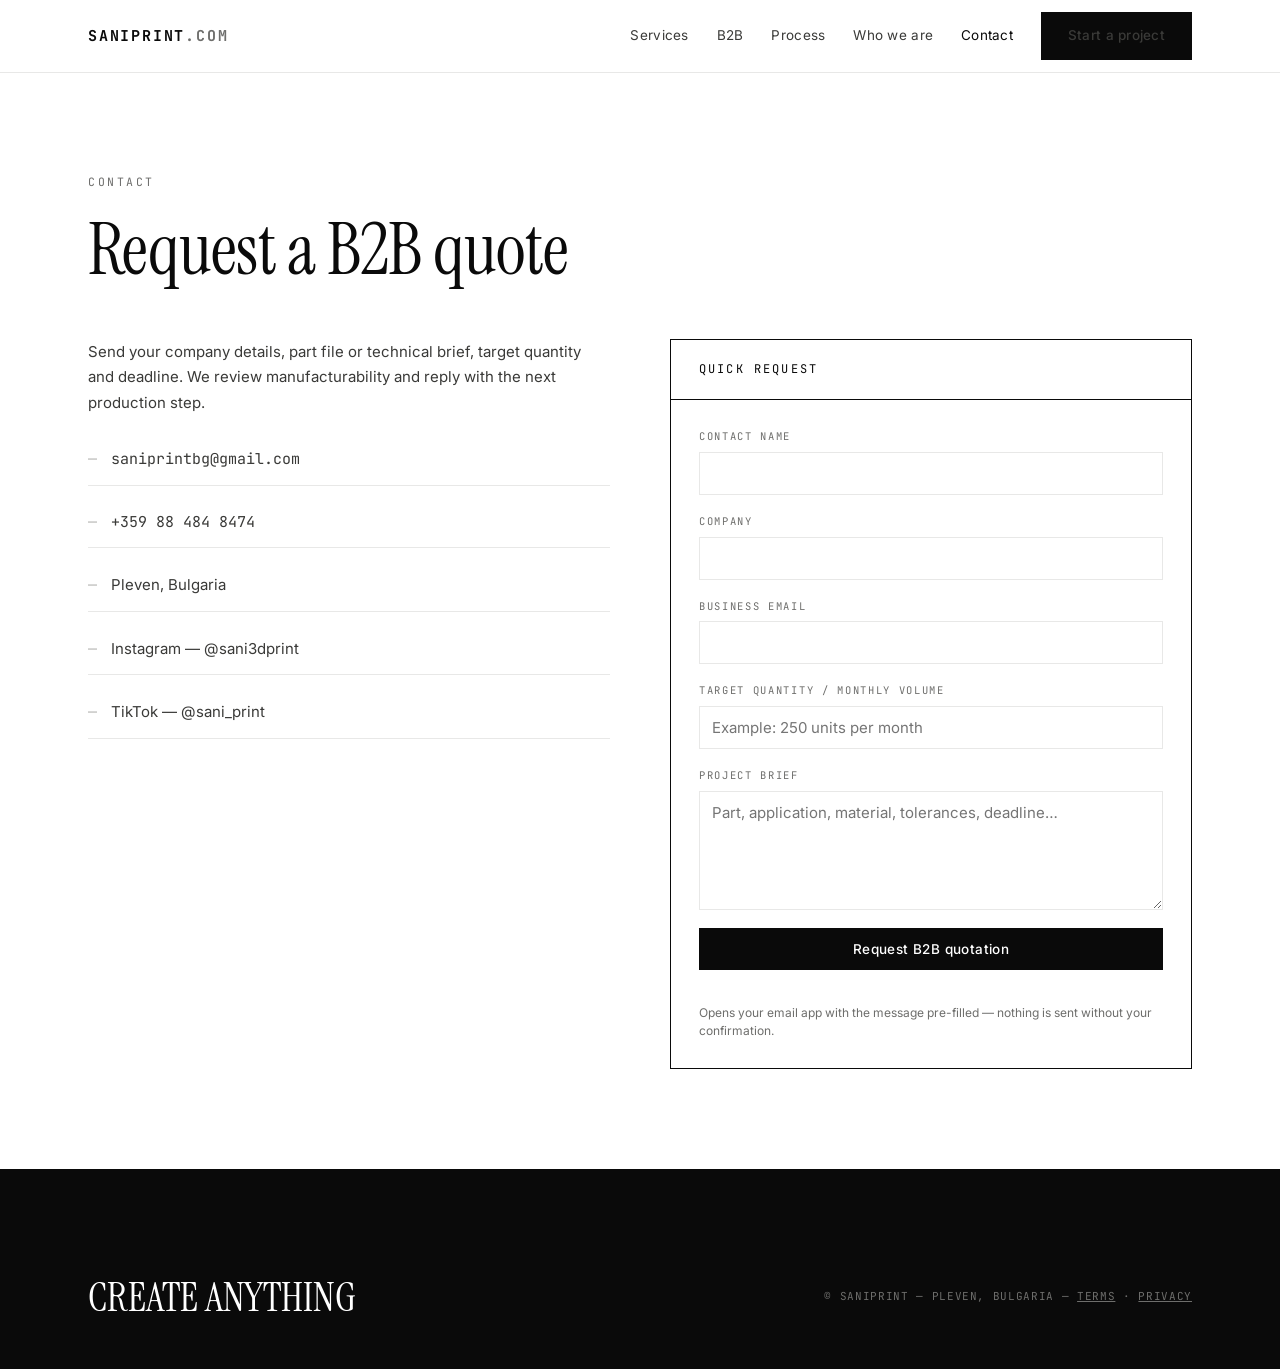
<file: sanicreate.html>
<!DOCTYPE html>
<html lang="en">
<head>
<meta charset="UTF-8">
<meta name="viewport" content="width=device-width, initial-scale=1.0">
<meta name="robots" content="noindex,follow">
<meta http-equiv="refresh" content="0; url=contact.html">
<title>B2B Project Request — SaniPrint</title>
<link rel="canonical" href="https://saniprint.com/contact.html">
<script>location.replace('contact.html');</script>
</head>
<body>
<p>SaniPrint now accepts project requests through the <a href="contact.html">B2B quotation form</a>.</p>
</body>
</html>
</file>
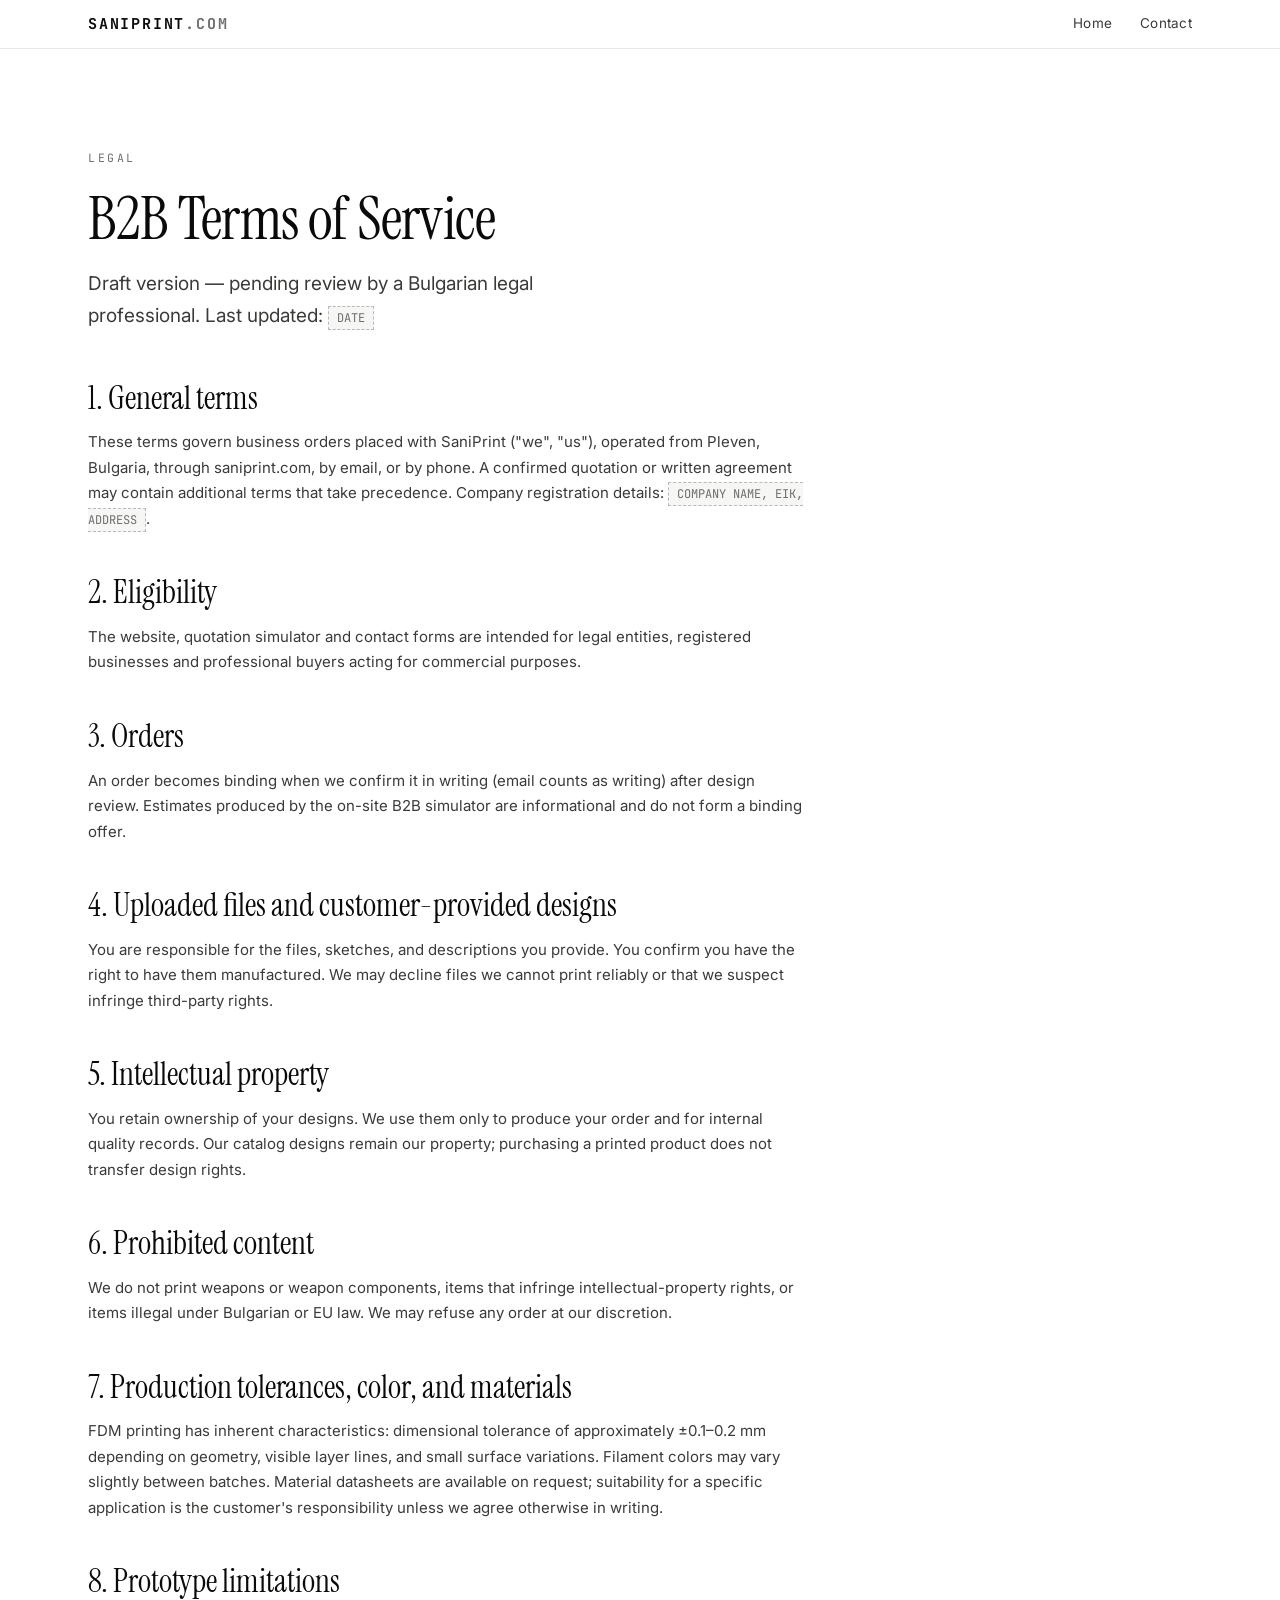
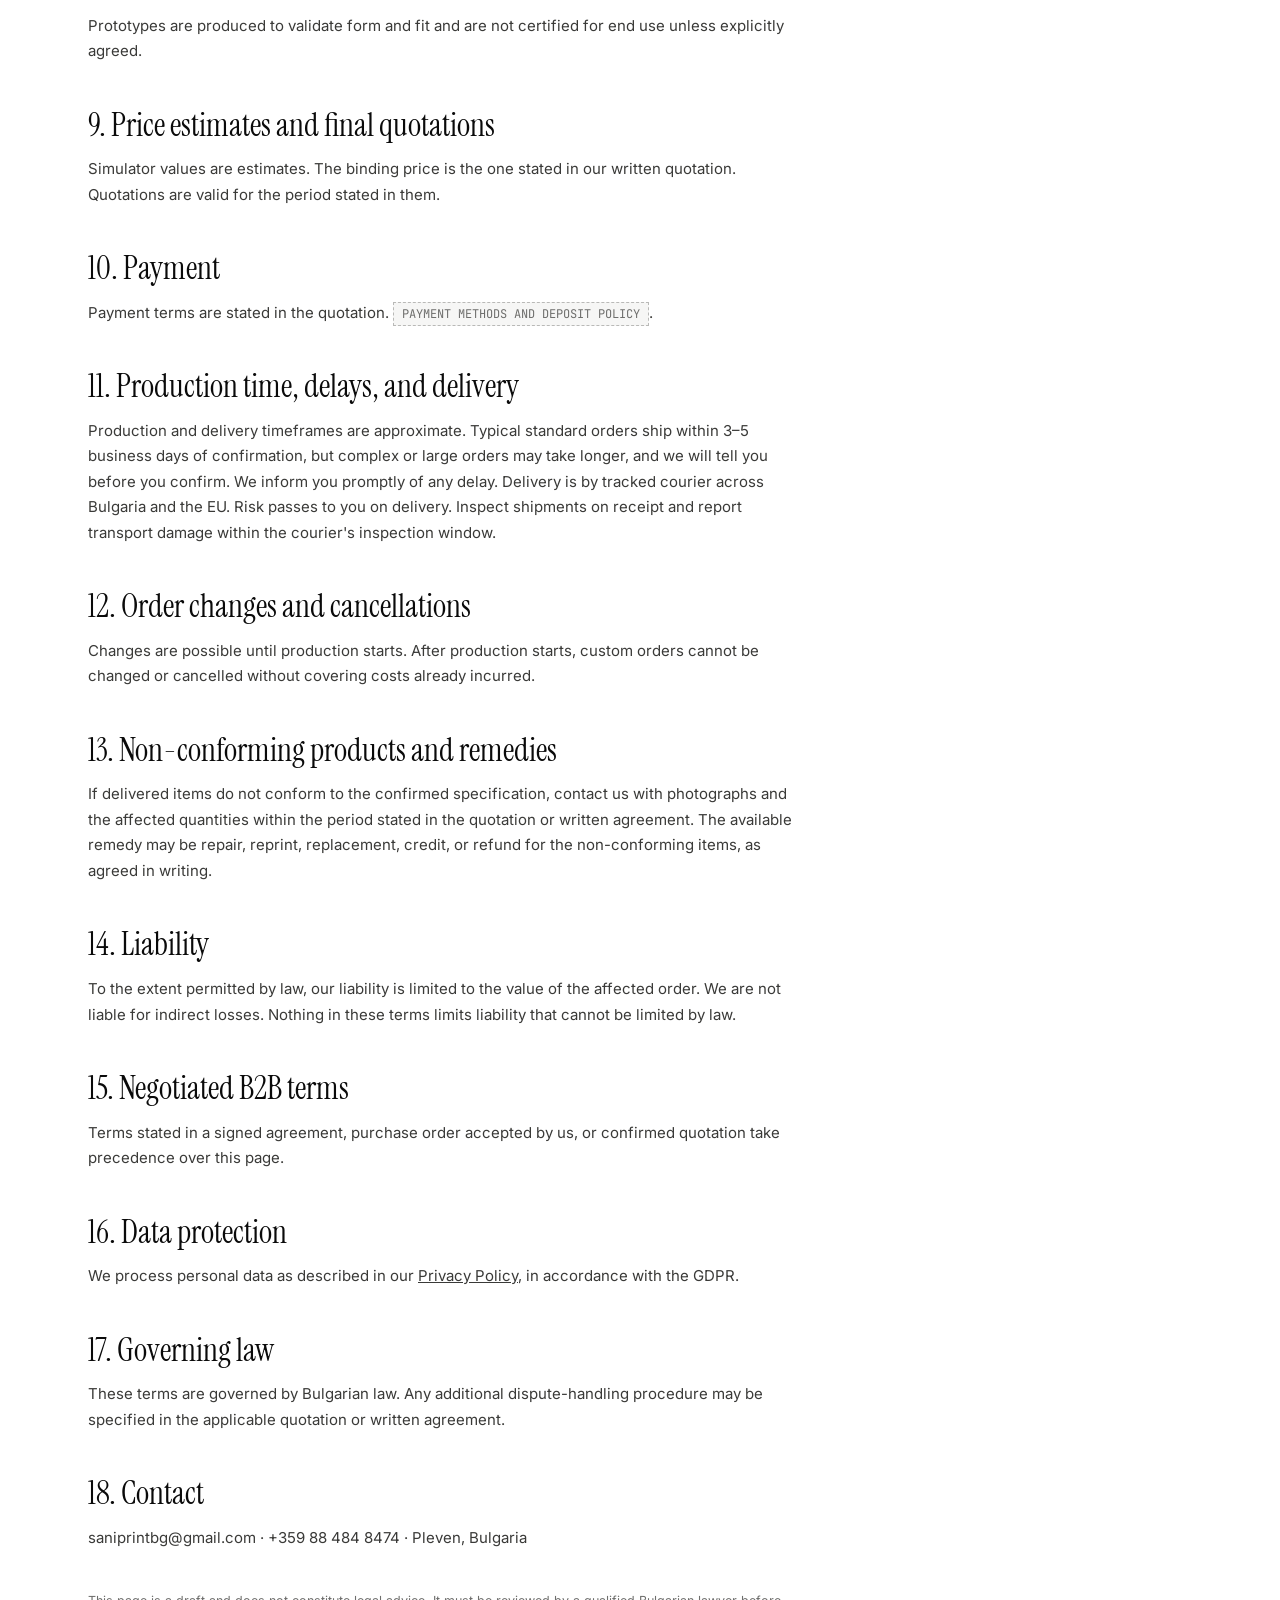
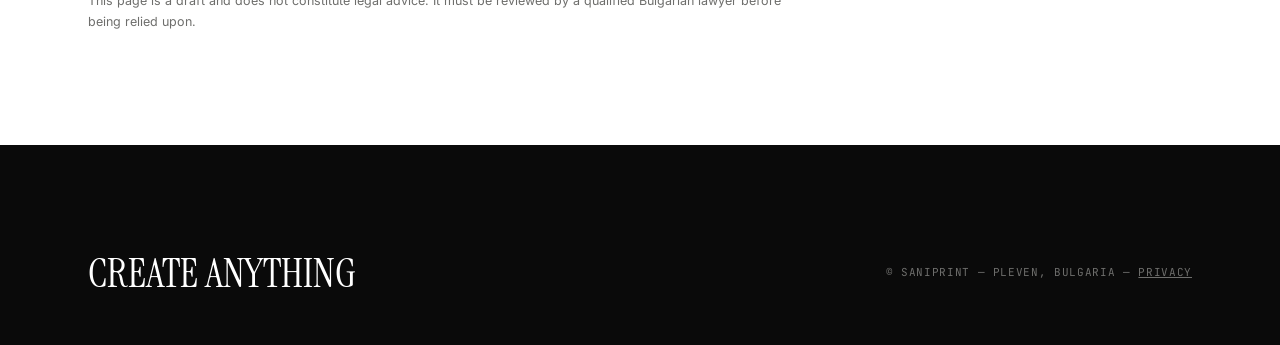
<file: terms.html>
<!DOCTYPE html>
<!--
  IMPORTANT: This Terms of Service text is a working draft, not legal advice.
  It MUST be reviewed and approved by a Bulgarian legal professional before publication,
  in particular the sections on payment, delivery, remedies, liability, and B2B contracting.
-->
<html lang="en">
<head>
<meta charset="UTF-8">
<meta name="viewport" content="width=device-width, initial-scale=1.0">
<title>B2B Terms of Service — SaniPrint</title>
<meta name="description" content="Draft B2B terms for quotations, uploaded files, production, delivery and business orders at SaniPrint.">
<meta name="robots" content="noindex,follow">
<link rel="preconnect" href="https://fonts.googleapis.com">
<link rel="preconnect" href="https://fonts.gstatic.com" crossorigin>
<link href="https://fonts.googleapis.com/css2?family=Instrument+Serif:ital@0;1&family=Inter:wght@400;500;600&family=JetBrains+Mono:wght@400;700&display=swap" rel="stylesheet">
<link rel="stylesheet" href="styles.css">
</head>
<body>
<header class="site-header scrolled">
  <div class="wrap header-inner">
    <a class="logo" href="index.html">SANIPRINT<span>.COM</span></a>
    <nav class="main-nav" aria-label="Main navigation" style="display:flex">
      <a href="index.html">Home</a><a href="contact.html">Contact</a>
    </nav>
  </div>
</header>

<main class="wrap">
  <div class="page-hero">
    <div class="section-label">Legal</div>
    <h1 style="font-size:clamp(36px,5vw,60px)">B2B Terms of Service</h1>
    <p class="lede" style="margin-top:16px">Draft version — pending review by a Bulgarian legal professional. Last updated: <span class="placeholder">DATE</span></p>
  </div>

  <div class="prose" style="padding-bottom:100px">
    <h2>1. General terms</h2>
    <p>These terms govern business orders placed with SaniPrint ("we", "us"), operated from Pleven, Bulgaria, through saniprint.com, by email, or by phone. A confirmed quotation or written agreement may contain additional terms that take precedence. Company registration details: <span class="placeholder">COMPANY NAME, EIK, ADDRESS</span>.</p>

    <h2>2. Eligibility</h2>
    <p>The website, quotation simulator and contact forms are intended for legal entities, registered businesses and professional buyers acting for commercial purposes.</p>

    <h2>3. Orders</h2>
    <p>An order becomes binding when we confirm it in writing (email counts as writing) after design review. Estimates produced by the on-site B2B simulator are informational and do not form a binding offer.</p>

    <h2>4. Uploaded files and customer-provided designs</h2>
    <p>You are responsible for the files, sketches, and descriptions you provide. You confirm you have the right to have them manufactured. We may decline files we cannot print reliably or that we suspect infringe third-party rights.</p>

    <h2>5. Intellectual property</h2>
    <p>You retain ownership of your designs. We use them only to produce your order and for internal quality records. Our catalog designs remain our property; purchasing a printed product does not transfer design rights.</p>

    <h2>6. Prohibited content</h2>
    <p>We do not print weapons or weapon components, items that infringe intellectual-property rights, or items illegal under Bulgarian or EU law. We may refuse any order at our discretion.</p>

    <h2>7. Production tolerances, color, and materials</h2>
    <p>FDM printing has inherent characteristics: dimensional tolerance of approximately ±0.1–0.2 mm depending on geometry, visible layer lines, and small surface variations. Filament colors may vary slightly between batches. Material datasheets are available on request; suitability for a specific application is the customer's responsibility unless we agree otherwise in writing.</p>

    <h2>8. Prototype limitations</h2>
    <p>Prototypes are produced to validate form and fit and are not certified for end use unless explicitly agreed.</p>

    <h2>9. Price estimates and final quotations</h2>
    <p>Simulator values are estimates. The binding price is the one stated in our written quotation. Quotations are valid for the period stated in them.</p>

    <h2>10. Payment</h2>
    <p>Payment terms are stated in the quotation. <span class="placeholder">PAYMENT METHODS AND DEPOSIT POLICY</span>.</p>

    <h2>11. Production time, delays, and delivery</h2>
    <p>Production and delivery timeframes are approximate. Typical standard orders ship within 3–5 business days of confirmation, but complex or large orders may take longer, and we will tell you before you confirm. We inform you promptly of any delay. Delivery is by tracked courier across Bulgaria and the EU. Risk passes to you on delivery. Inspect shipments on receipt and report transport damage within the courier's inspection window.</p>

    <h2>12. Order changes and cancellations</h2>
    <p>Changes are possible until production starts. After production starts, custom orders cannot be changed or cancelled without covering costs already incurred.</p>

    <h2>13. Non-conforming products and remedies</h2>
    <p>If delivered items do not conform to the confirmed specification, contact us with photographs and the affected quantities within the period stated in the quotation or written agreement. The available remedy may be repair, reprint, replacement, credit, or refund for the non-conforming items, as agreed in writing.</p>

    <h2>14. Liability</h2>
    <p>To the extent permitted by law, our liability is limited to the value of the affected order. We are not liable for indirect losses. Nothing in these terms limits liability that cannot be limited by law.</p>

    <h2>15. Negotiated B2B terms</h2>
    <p>Terms stated in a signed agreement, purchase order accepted by us, or confirmed quotation take precedence over this page.</p>

    <h2>16. Data protection</h2>
    <p>We process personal data as described in our <a href="privacy.html">Privacy Policy</a>, in accordance with the GDPR.</p>

    <h2>17. Governing law</h2>
    <p>These terms are governed by Bulgarian law. Any additional dispute-handling procedure may be specified in the applicable quotation or written agreement.</p>

    <h2>18. Contact</h2>
    <p>saniprintbg@gmail.com · +359 88 484 8474 · Pleven, Bulgaria</p>

    <p style="font-size:12.5px;color:#6e6e6c;margin-top:40px">This page is a draft and does not constitute legal advice. It must be reviewed by a qualified Bulgarian lawyer before being relied upon.</p>
  </div>
</main>

<footer>
  <div class="wrap foot-bottom" style="margin-top:0;border-top:none">
    <span class="foot-slogan">CREATE ANYTHING</span>
    <span class="foot-copy">© SANIPRINT — PLEVEN, BULGARIA — <a href="privacy.html" style="color:inherit">PRIVACY</a></span>
  </div>
</footer>
</body>
</html>
</file>
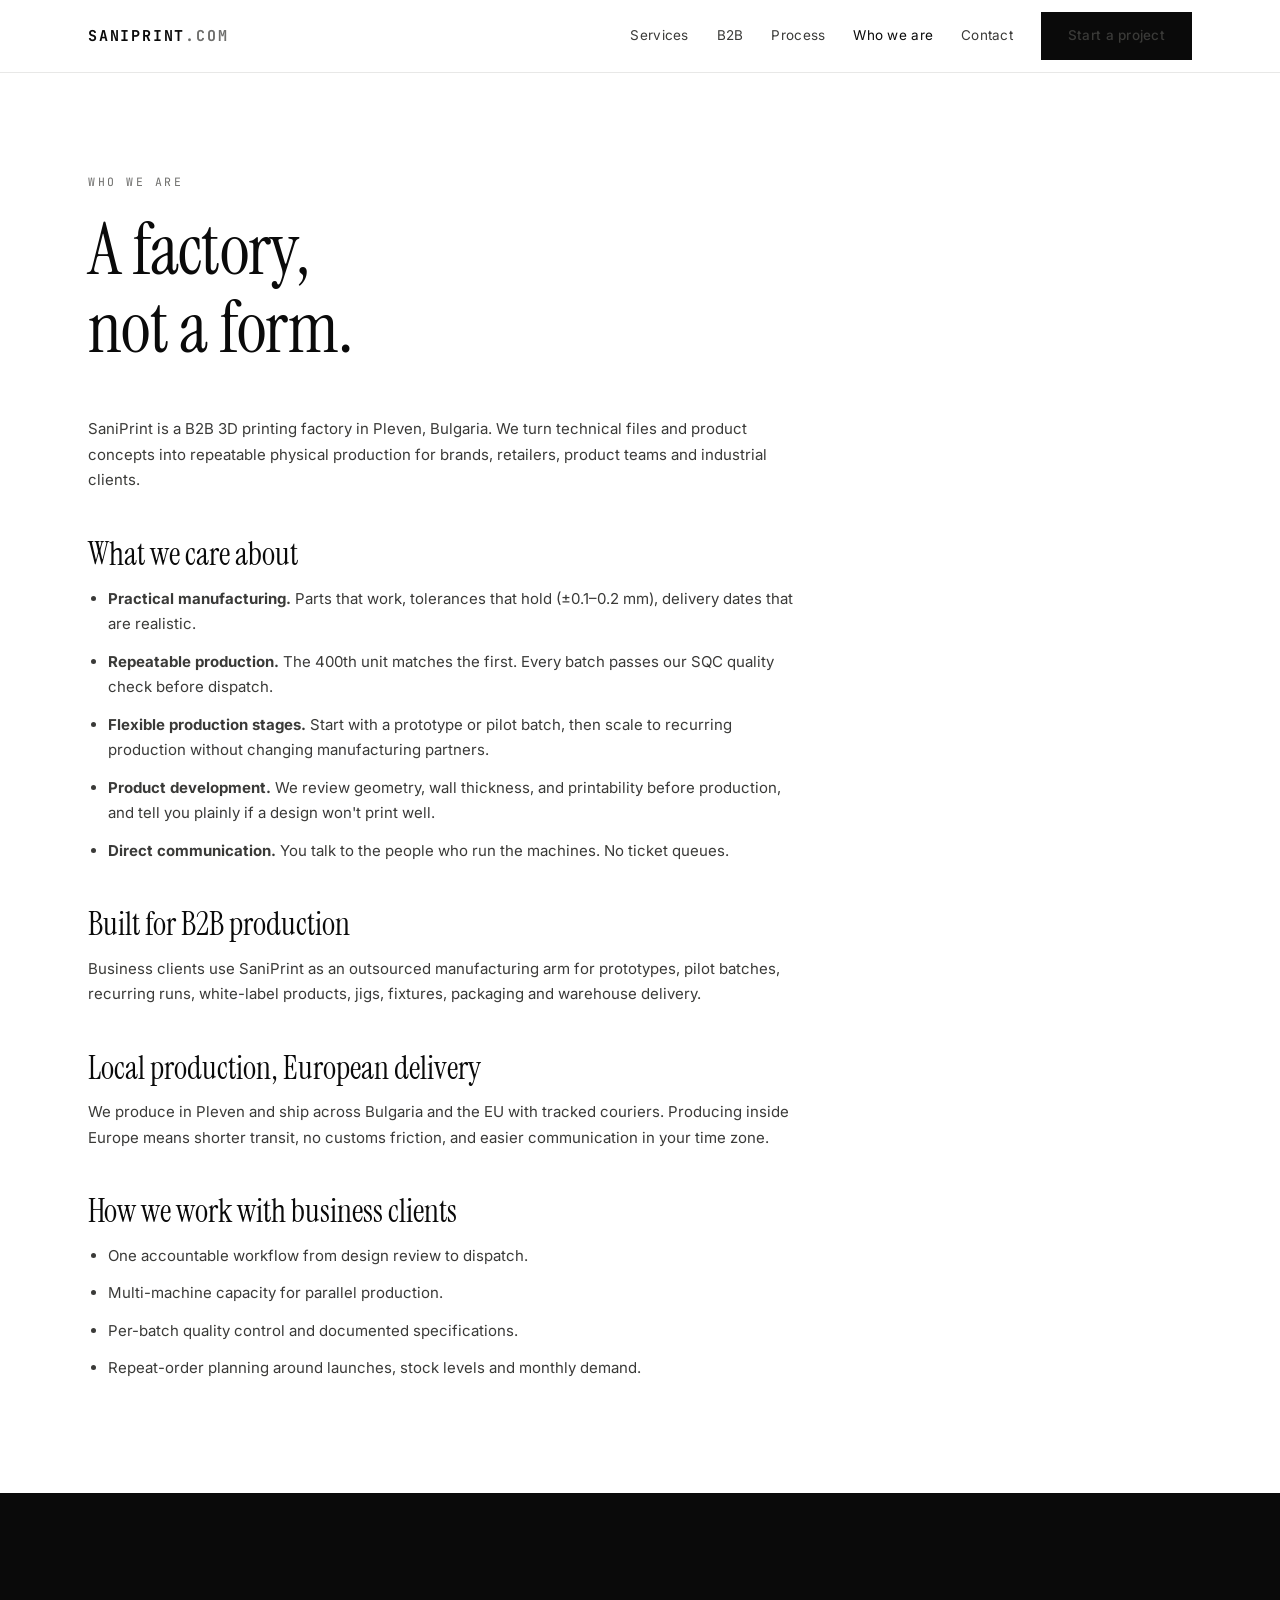
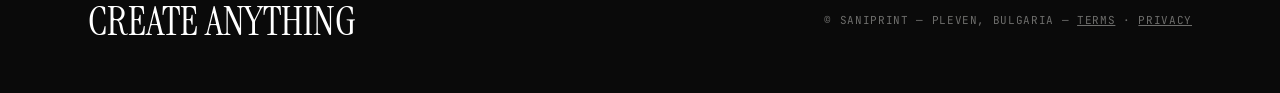
<file: who-we-are.html>
<!DOCTYPE html>
<html lang="en">
<head>
<meta charset="UTF-8">
<meta name="viewport" content="width=device-width, initial-scale=1.0">
<title>Who we are — SaniPrint</title>
<meta name="description" content="SaniPrint is a B2B 3D printing factory in Pleven, Bulgaria focused on repeatable production, product development, quality control and direct communication.">
<link rel="preconnect" href="https://fonts.googleapis.com">
<link rel="preconnect" href="https://fonts.gstatic.com" crossorigin>
<link href="https://fonts.googleapis.com/css2?family=Instrument+Serif:ital@0;1&family=Inter:wght@400;500;600&family=JetBrains+Mono:wght@400;700&display=swap" rel="stylesheet">
<link rel="stylesheet" href="styles.css">
</head>
<body>
<header class="site-header scrolled">
  <div class="wrap header-inner">
    <a class="logo" href="index.html">SANIPRINT<span>.COM</span></a>
    <button class="nav-toggle" id="navToggle" aria-expanded="false" aria-controls="mainNav">MENU</button>
    <nav class="main-nav" id="mainNav" aria-label="Main navigation">
      <a href="index.html#services">Services</a>
      <a href="index.html#b2b">B2B</a>
      <a href="index.html#process">Process</a>
      <a href="who-we-are.html" aria-current="page">Who we are</a>
      <a href="contact.html">Contact</a>
      <a class="btn" href="index.html#simulator">Start a project</a>
    </nav>
  </div>
</header>

<main class="wrap">
  <div class="page-hero">
    <div class="section-label">Who we are</div>
    <h1 style="font-size:clamp(40px,6vw,72px)">A factory,<br>not a form.</h1>
  </div>
  <div class="prose" style="padding-bottom:100px">
    <p>SaniPrint is a B2B 3D printing factory in Pleven, Bulgaria. We turn technical files and product concepts into repeatable physical production for brands, retailers, product teams and industrial clients.</p>

    <h2>What we care about</h2>
    <ul>
      <li><strong>Practical manufacturing.</strong> Parts that work, tolerances that hold (±0.1–0.2 mm), delivery dates that are realistic.</li>
      <li><strong>Repeatable production.</strong> The 400th unit matches the first. Every batch passes our SQC quality check before dispatch.</li>
      <li><strong>Flexible production stages.</strong> Start with a prototype or pilot batch, then scale to recurring production without changing manufacturing partners.</li>
      <li><strong>Product development.</strong> We review geometry, wall thickness, and printability before production, and tell you plainly if a design won't print well.</li>
      <li><strong>Direct communication.</strong> You talk to the people who run the machines. No ticket queues.</li>
    </ul>

    <h2>Built for B2B production</h2>
    <p>Business clients use SaniPrint as an outsourced manufacturing arm for prototypes, pilot batches, recurring runs, white-label products, jigs, fixtures, packaging and warehouse delivery.</p>

    <h2>Local production, European delivery</h2>
    <p>We produce in Pleven and ship across Bulgaria and the EU with tracked couriers. Producing inside Europe means shorter transit, no customs friction, and easier communication in your time zone.</p>

    <h2>How we work with business clients</h2>
    <ul>
      <li>One accountable workflow from design review to dispatch.</li>
      <li>Multi-machine capacity for parallel production.</li>
      <li>Per-batch quality control and documented specifications.</li>
      <li>Repeat-order planning around launches, stock levels and monthly demand.</li>
    </ul>
  </div>
</main>

<footer>
  <div class="wrap foot-bottom" style="margin-top:0;border-top:none">
    <span class="foot-slogan">CREATE ANYTHING</span>
    <span class="foot-copy">© SANIPRINT — PLEVEN, BULGARIA — <a href="terms.html" style="color:inherit">TERMS</a> · <a href="privacy.html" style="color:inherit">PRIVACY</a></span>
  </div>
</footer>
<script>
var nt=document.getElementById('navToggle'),nv=document.getElementById('mainNav');
nt.addEventListener('click',function(){nt.setAttribute('aria-expanded',nv.classList.toggle('open'))});
</script>
</body>
</html>
</file>
<file: styles.css>
/* SaniPrint — monochrome industrial design system
   Palette: pure white, pure black, neutral greys only. */

:root{
  --white:#ffffff;
  --black:#0a0a0a;
  --g1:#f6f6f5;
  --g2:#e8e8e7;
  --g3:#b9b9b7;
  --g4:#6e6e6c;
  --g5:#3a3a38;
  --serif:'Instrument Serif',Georgia,serif;
  --sans:'Inter',-apple-system,BlinkMacSystemFont,sans-serif;
  --mono:'JetBrains Mono','SF Mono',monospace;
  --max:1200px;
  --pad:clamp(20px,4vw,48px);
}

*{margin:0;padding:0;box-sizing:border-box}
html{scroll-behavior:smooth}
@media (prefers-reduced-motion:reduce){
  html{scroll-behavior:auto}
  *,*::before,*::after{animation-duration:.01ms!important;animation-iteration-count:1!important;transition-duration:.01ms!important}
}
body{
  font-family:var(--sans);
  background:var(--white);
  color:var(--black);
  font-size:16px;
  line-height:1.6;
  -webkit-font-smoothing:antialiased;
}
::selection{background:var(--black);color:var(--white)}

a{color:inherit}
img,svg{display:block;max-width:100%}
button{font-family:inherit;cursor:pointer}
input,select,textarea{font-family:inherit;font-size:15px}

/* focus */
a:focus-visible,button:focus-visible,input:focus-visible,select:focus-visible,textarea:focus-visible,[tabindex]:focus-visible{
  outline:2px solid var(--black);outline-offset:3px;
}
.on-dark a:focus-visible,.on-dark button:focus-visible{outline-color:var(--white)}

.wrap{max-width:var(--max);margin:0 auto;padding-left:var(--pad);padding-right:var(--pad)}

/* ---------- header ---------- */
.site-header{
  position:sticky;top:0;z-index:100;
  background:rgba(255,255,255,.92);
  backdrop-filter:blur(8px);
  border-bottom:1px solid transparent;
  transition:border-color .3s,padding .3s;
}
.site-header.scrolled{border-bottom-color:var(--g2)}
.header-inner{
  display:flex;align-items:center;justify-content:space-between;
  padding-top:18px;padding-bottom:18px;
  transition:padding .3s;
}
.site-header.scrolled .header-inner{padding-top:12px;padding-bottom:12px}
.logo{
  font-family:var(--mono);font-weight:700;font-size:15px;
  letter-spacing:.12em;text-decoration:none;
}
.logo span{color:var(--g4)}
.main-nav{display:flex;gap:28px;align-items:center}
.main-nav a{
  font-size:13.5px;text-decoration:none;color:var(--g5);
  letter-spacing:.02em;transition:color .2s;
}
.main-nav a:hover,.main-nav a[aria-current]{color:var(--black)}
.btn{
  display:inline-block;
  font-size:13.5px;font-weight:500;letter-spacing:.03em;
  text-decoration:none;text-align:center;
  padding:12px 26px;border:1px solid var(--black);
  background:var(--black);color:var(--white);
  transition:background .2s,color .2s;
}
.btn:hover{background:var(--white);color:var(--black)}
.btn.ghost{background:transparent;color:var(--black)}
.btn.ghost:hover{background:var(--black);color:var(--white)}
.btn.on-white-ghost{background:transparent;color:var(--white);border-color:var(--white)}
.btn.on-white-ghost:hover{background:var(--white);color:var(--black)}
.btn.big{font-size:15px;padding:18px 40px}

.nav-toggle{display:none;background:none;border:1px solid var(--g2);padding:8px 12px;font-family:var(--mono);font-size:12px}
@media(max-width:820px){
  .main-nav{
    display:none;position:absolute;top:100%;left:0;right:0;
    background:var(--white);border-bottom:1px solid var(--g2);
    flex-direction:column;align-items:flex-start;gap:0;padding:8px var(--pad) 16px;
  }
  .main-nav.open{display:flex}
  .main-nav a{padding:10px 0;font-size:15px;width:100%}
  .main-nav .btn{margin-top:8px;width:100%}
  .nav-toggle{display:block}
}

/* ---------- sections ---------- */
section{padding:clamp(72px,10vw,130px) 0}
.section-label{
  font-family:var(--mono);font-size:11.5px;letter-spacing:.22em;
  text-transform:uppercase;color:var(--g4);margin-bottom:20px;
}
.on-dark .section-label{color:var(--g3)}
h1,h2,h3{font-weight:400;line-height:1.08}
h1{font-family:var(--serif);font-size:clamp(52px,9vw,110px);letter-spacing:-.01em}
h2{font-family:var(--serif);font-size:clamp(34px,5vw,56px);margin-bottom:24px}
h3{font-family:var(--sans);font-weight:600;font-size:17px;letter-spacing:-.01em}
.lede{font-size:clamp(16px,2vw,19px);color:var(--g5);max-width:560px;line-height:1.65}
.on-dark{background:var(--black);color:var(--white)}
.on-dark .lede{color:var(--g3)}
.on-grey{background:var(--g1)}

/* reveal on scroll */
.reveal{opacity:0;transform:translateY(24px);transition:opacity .7s ease,transform .7s ease}
.reveal.in{opacity:1;transform:none}
@media (prefers-reduced-motion:reduce){.reveal{opacity:1;transform:none}}

/* ---------- hero ---------- */
.hero{min-height:calc(100vh - 70px);display:flex;align-items:center;padding:60px 0}
.hero-grid{display:grid;grid-template-columns:1.15fr .85fr;gap:60px;align-items:center}
@media(max-width:900px){.hero-grid{grid-template-columns:1fr;gap:40px}}
.hero h1{margin:18px 0 26px}
.typeline{
  font-family:var(--mono);font-size:clamp(14px,1.8vw,17px);
  color:var(--g5);min-height:1.6em;margin-bottom:34px;
}
.typeline .cursor{display:inline-block;width:9px;height:1.1em;background:var(--black);vertical-align:text-bottom;animation:blink 1s steps(1) infinite}
@keyframes blink{50%{opacity:0}}
.hero-ctas{display:flex;gap:14px;flex-wrap:wrap}
.hero-visual{position:relative}
.hero-visual svg{width:100%;height:auto}
.layer-path{opacity:0}
.hero-meta{
  font-family:var(--mono);font-size:11px;color:var(--g4);
  display:flex;justify-content:space-between;margin-top:14px;
  border-top:1px solid var(--g2);padding-top:10px;letter-spacing:.08em;
}

/* ---------- services ---------- */
.svc-grid{
  display:grid;grid-template-columns:repeat(3,1fr);
  border-top:1px solid var(--g2);border-left:1px solid var(--g2);
}
@media(max-width:900px){.svc-grid{grid-template-columns:repeat(2,1fr)}}
@media(max-width:560px){.svc-grid{grid-template-columns:1fr}}
.svc{
  border-right:1px solid var(--g2);border-bottom:1px solid var(--g2);
  padding:34px 28px;transition:background .25s;
}
.svc:hover{background:var(--g1)}
.svc .num{font-family:var(--mono);font-size:11px;color:var(--g4);letter-spacing:.15em}
.svc h3{margin:14px 0 10px}
.svc p{font-size:14px;color:var(--g4);line-height:1.6}

/* ---------- how it works ---------- */
.steps{border-left:1px solid var(--g5);margin-top:50px}
.step{
  position:relative;padding:0 0 44px 40px;
}
.step:last-child{padding-bottom:0}
.step::before{
  content:'';position:absolute;left:-5px;top:8px;
  width:9px;height:9px;background:var(--black);border:2px solid var(--white);
}
.on-dark .step::before{background:var(--white);border-color:var(--black)}
.step .num{font-family:var(--mono);font-size:11px;letter-spacing:.2em;color:var(--g3)}
.step h3{margin:6px 0 6px;font-size:18px}
.step p{font-size:14.5px;color:var(--g3);max-width:520px}

/* ---------- b2b ---------- */
.b2b-cols{display:grid;grid-template-columns:1fr 1fr;gap:60px;margin-top:40px}
@media(max-width:800px){.b2b-cols{grid-template-columns:1fr}}
.tag-list{display:flex;flex-wrap:wrap;gap:10px;margin-top:20px}
.tag{
  font-family:var(--mono);font-size:12px;letter-spacing:.04em;
  border:1px solid var(--g2);padding:8px 14px;color:var(--g5);
}
ul.plain{list-style:none;margin-top:20px}
ul.plain li{
  padding:12px 0;border-bottom:1px solid var(--g2);
  font-size:15px;display:flex;gap:14px;align-items:baseline;
}
ul.plain li::before{content:'—';color:var(--g3);font-family:var(--mono)}

/* ---------- simulator ---------- */
.sim{border:1px solid var(--black);background:var(--white)}
.sim-head{
  padding:20px 28px;border-bottom:1px solid var(--black);
  display:flex;justify-content:space-between;align-items:center;flex-wrap:wrap;gap:8px;
}
.sim-head .t{font-family:var(--mono);font-size:12px;letter-spacing:.18em;text-transform:uppercase}
.sim-head .est{font-family:var(--mono);font-size:11px;color:var(--g4)}
.sim-body{display:grid;grid-template-columns:1.2fr .8fr}
@media(max-width:860px){.sim-body{grid-template-columns:1fr}}
.sim-form{padding:28px;border-right:1px solid var(--g2);display:grid;grid-template-columns:1fr 1fr;gap:20px}
@media(max-width:860px){.sim-form{border-right:none;border-bottom:1px solid var(--g2)}}
@media(max-width:560px){.sim-form{grid-template-columns:1fr}}
.field{display:flex;flex-direction:column;gap:7px}
.field.full{grid-column:1/-1}
.field label{font-family:var(--mono);font-size:10.5px;letter-spacing:.16em;text-transform:uppercase;color:var(--g4)}
.field input,.field select,.field textarea{
  border:1px solid var(--g2);padding:11px 12px;background:var(--white);
  transition:border-color .2s;border-radius:0;-webkit-appearance:none;appearance:none;
}
.field select{background-image:url("data:image/svg+xml,%3Csvg xmlns='http://www.w3.org/2000/svg' width='10' height='6'%3E%3Cpath d='M0 0l5 6 5-6z' fill='%230a0a0a'/%3E%3C/svg%3E");background-repeat:no-repeat;background-position:right 12px center}
.field input:focus,.field select:focus,.field textarea:focus{border-color:var(--black);outline:none}
.dims{display:grid;grid-template-columns:1fr 1fr 1fr;gap:8px}
.sim-out{padding:28px;background:var(--g1)}
.out-row{
  display:flex;justify-content:space-between;align-items:baseline;
  padding:11px 0;border-bottom:1px solid var(--g2);font-size:14px;
}
.out-row .k{color:var(--g4)}
.out-row .v{font-family:var(--mono);font-size:14px}
.out-row.total .v{font-size:20px;font-weight:700}
.sim-note{font-size:12px;color:var(--g4);margin-top:16px;line-height:1.5}
.sim-actions{display:flex;gap:10px;flex-wrap:wrap;margin-top:22px}
.sim-actions .btn{flex:1;min-width:150px;padding:13px 10px;font-size:12.5px}

/* file drop */
.drop{
  border:1px dashed var(--g3);padding:22px;text-align:center;
  font-size:13px;color:var(--g4);cursor:pointer;transition:border-color .2s,background .2s;
}
.drop:hover,.drop.over{border-color:var(--black);background:var(--g1)}
.drop input{display:none}
.drop .file-name{font-family:var(--mono);color:var(--black);font-size:12px;margin-top:6px}

/* ---------- big cta ---------- */
.big-cta{text-align:center}
.big-cta h2{font-size:clamp(38px,6.5vw,76px)}
.big-cta .btn{margin-top:34px}

/* ---------- sanicreate teaser ---------- */
.sc-teaser{display:grid;grid-template-columns:1fr 1fr;gap:60px;align-items:center}
@media(max-width:860px){.sc-teaser{grid-template-columns:1fr}}
.chat-demo{border:1px solid var(--g5);padding:26px;display:flex;flex-direction:column;gap:14px;min-height:280px}
.msg{max-width:82%;padding:12px 16px;font-size:14px;line-height:1.5;opacity:0;transform:translateY(10px);transition:opacity .5s,transform .5s}
.msg.show{opacity:1;transform:none}
.msg.bot{border:1px solid var(--g5);color:var(--g2)}
.msg.user{align-self:flex-end;background:var(--white);color:var(--black)}

/* ---------- footer ---------- */
footer{background:var(--black);color:var(--white);padding:70px 0 40px}
.foot-grid{display:grid;grid-template-columns:2fr 1fr 1fr 1fr;gap:40px}
@media(max-width:800px){.foot-grid{grid-template-columns:1fr 1fr}}
@media(max-width:500px){.foot-grid{grid-template-columns:1fr}}
.foot-grid h4{font-family:var(--mono);font-size:11px;letter-spacing:.2em;text-transform:uppercase;color:var(--g4);margin-bottom:16px;font-weight:400}
.foot-grid a{display:block;font-size:14px;color:var(--g3);text-decoration:none;padding:5px 0;transition:color .2s}
.foot-grid a:hover{color:var(--white)}
.foot-brand p{font-size:13.5px;color:var(--g4);margin-top:12px;max-width:280px}
.foot-bottom{
  margin-top:60px;padding-top:26px;border-top:1px solid var(--g5);
  display:flex;justify-content:space-between;align-items:center;flex-wrap:wrap;gap:14px;
}
.foot-slogan{font-family:var(--serif);font-size:clamp(26px,4vw,40px)}
.foot-copy{font-family:var(--mono);font-size:11px;color:var(--g4);letter-spacing:.06em}

/* ---------- inner pages ---------- */
.page-hero{padding:clamp(60px,8vw,100px) 0 clamp(30px,4vw,50px)}
.prose{max-width:720px}
.prose h2{font-size:clamp(24px,3vw,32px);margin:44px 0 14px}
.prose h2:first-child{margin-top:0}
.prose p,.prose li{font-size:15px;color:var(--g5);line-height:1.7;margin-bottom:12px}
.prose ul{padding-left:20px}
.placeholder{
  font-family:var(--mono);font-size:12px;background:var(--g1);
  border:1px dashed var(--g3);padding:3px 8px;color:var(--g4);
}

/* ---------- sanicreate app ---------- */
.sc-app{display:grid;grid-template-columns:1fr 1fr;min-height:calc(100vh - 70px);border-top:1px solid var(--g2)}
@media(max-width:900px){.sc-app{grid-template-columns:1fr;min-height:0}}
.sc-chat{border-right:1px solid var(--g2);display:flex;flex-direction:column;max-height:calc(100vh - 70px)}
@media(max-width:900px){.sc-chat{border-right:none;border-bottom:1px solid var(--g2);max-height:none}}
.sc-log{flex:1;overflow-y:auto;padding:32px;display:flex;flex-direction:column;gap:16px}
.sc-msg{max-width:85%;padding:13px 17px;font-size:14.5px;line-height:1.55;opacity:0;transform:translateY(10px);animation:msgIn .45s forwards}
@keyframes msgIn{to{opacity:1;transform:none}}
.sc-msg.bot{border:1px solid var(--g2);background:var(--white)}
.sc-msg.user{align-self:flex-end;background:var(--black);color:var(--white)}
.sc-options{display:flex;flex-wrap:wrap;gap:8px;padding:0 32px 12px}
.sc-opt{
  border:1px solid var(--black);background:var(--white);padding:10px 18px;
  font-size:13.5px;transition:background .15s,color .15s;
}
.sc-opt:hover{background:var(--black);color:var(--white)}
.sc-inputbar{display:flex;gap:8px;padding:16px 32px;border-top:1px solid var(--g2)}
.sc-inputbar input{flex:1;border:1px solid var(--g2);padding:12px 14px}
.sc-inputbar input:focus{border-color:var(--black);outline:none}
.sc-preview{background:var(--g1);padding:36px;display:flex;flex-direction:column}
.sc-preview .viz{flex:1;display:flex;align-items:center;justify-content:center;min-height:280px}
.sc-preview svg{max-width:320px;width:100%}
.sc-specs{border-top:1px solid var(--g2);padding-top:18px}
.spec-row{display:flex;justify-content:space-between;font-size:13px;padding:7px 0;border-bottom:1px solid var(--g2)}
.spec-row .k{color:var(--g4)}
.spec-row .v{font-family:var(--mono)}
.spec-row.big .v{font-size:17px;font-weight:700}
</file>
